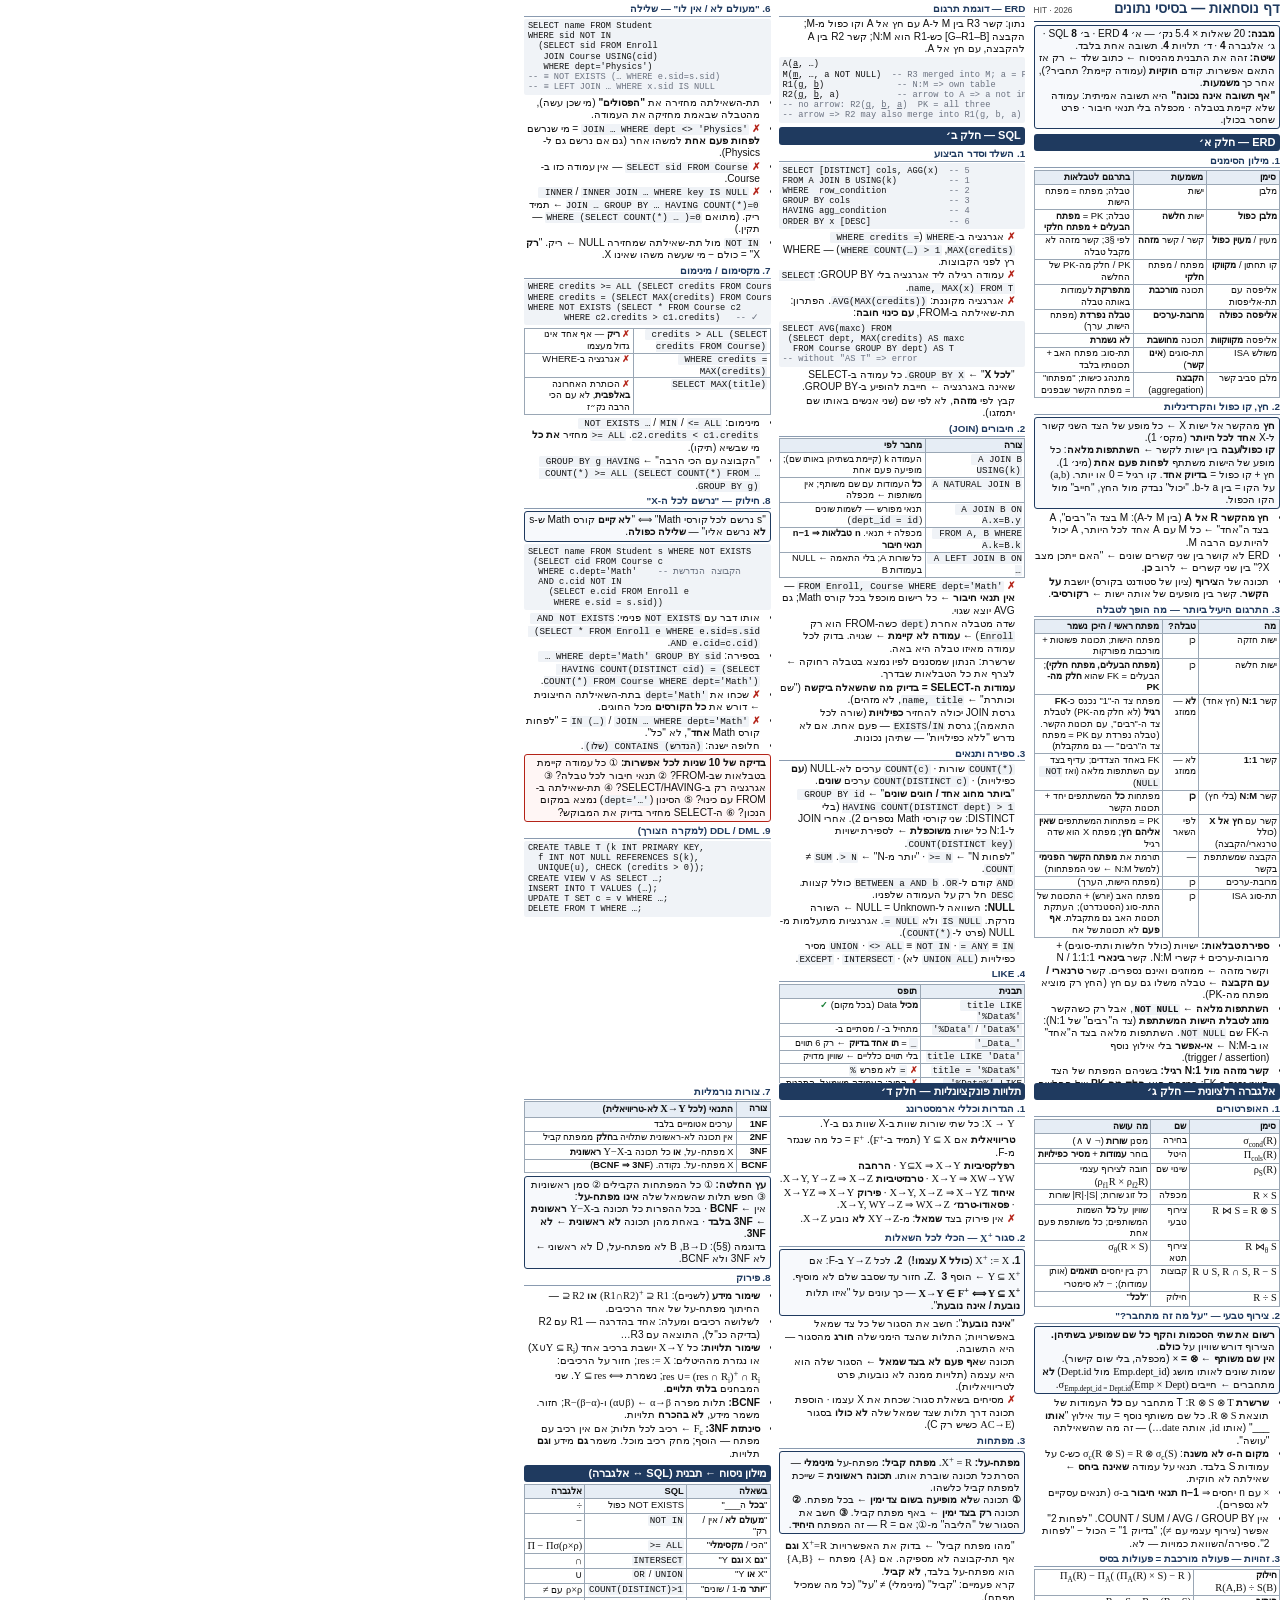
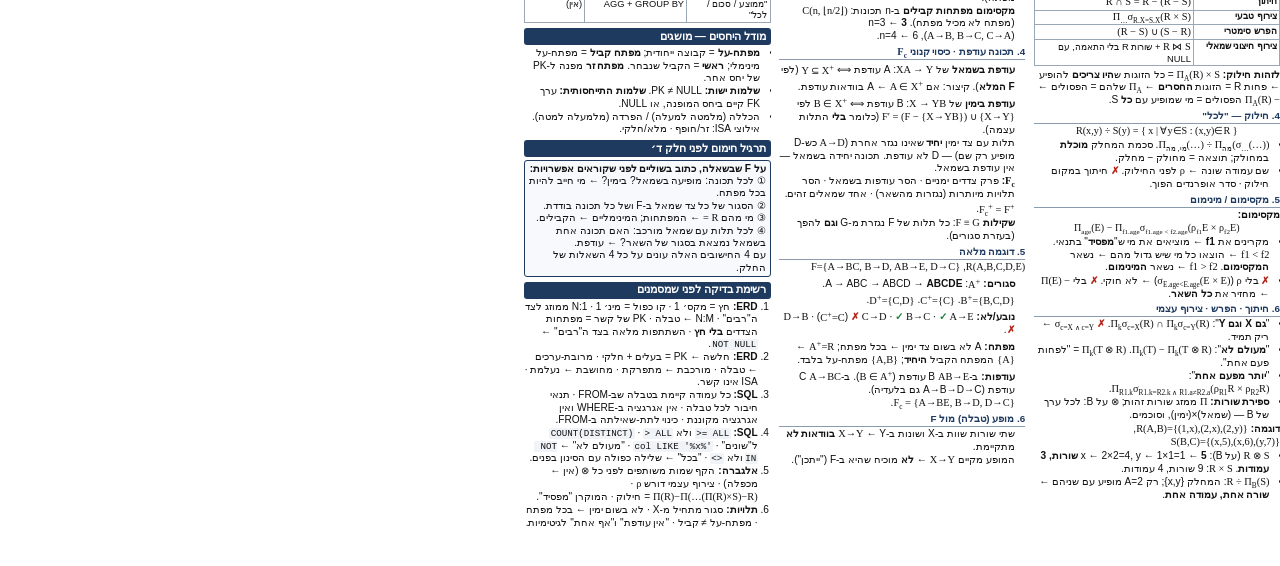
<file: docs/formula-sheet/index.html>
<!doctype html>
<html lang="he" dir="rtl">
<head>
<meta charset="utf-8">
<title>דף נוסחאות — מערכות בסיסי נתונים</title>
<style>
@page { size: A4; margin: 5mm; }
html, body { margin: 0; padding: 0; background: #fff; color: #111; }
body { font-family: Arial, "Noto Sans Hebrew", sans-serif; font-size: 7.6pt; line-height: 1.22; direction: rtl; }
.page { width: 200mm; height: 286.5mm; display: flex; gap: 2.2mm; overflow: hidden; }
.page.first { page-break-after: always; }
.col { flex: 1 1 0; min-width: 0; overflow: hidden; }
h1 { font-size: 10.5pt; margin: 0 0 0.6mm; color: #1f3a5f; }
h2 { font-size: 8.3pt; margin: 1.2mm 0 0.6mm; padding: 0.5mm 1.2mm; background: #1f3a5f; color: #fff; border-radius: 0.8mm; }
h2:first-child { margin-top: 0; }
h3 { font-size: 7.4pt; margin: 0.9mm 0 0.3mm; padding-bottom: 0.2mm; border-bottom: 0.35pt solid #8a9bb0; color: #1f3a5f; }
p { margin: 0 0 0.45mm; }
ul { margin: 0 0 0.4mm; padding: 0 2.8mm 0 0; }
ol { margin: 0 0 0.4mm; padding: 0 3.4mm 0 0; }
li { margin: 0 0 0.25mm; }
table { border-collapse: collapse; width: 100%; font-size: 7pt; margin: 0.4mm 0 0.6mm; }
th, td { border: 0.3pt solid #9aa7b5; padding: 0.25mm 0.7mm; vertical-align: top; text-align: right; }
th { background: #e6edf5; font-weight: bold; }
code, .en { font-family: Consolas, "Courier New", monospace; font-size: 6.9pt; direction: ltr; unicode-bidi: isolate; background: #f0f3f7; padding: 0 0.35mm; border-radius: 0.4mm; white-space: pre-wrap; }
.nw { white-space: nowrap; }
.en { font-family: Arial, sans-serif; font-size: inherit; background: none; padding: 0; white-space: nowrap; }
pre { direction: ltr; text-align: left; font-family: Consolas, "Courier New", monospace; font-size: 6.5pt; line-height: 1.18; background: #f0f3f7; padding: 0.6mm 1mm; margin: 0.4mm 0 0.6mm; border-radius: 0.6mm; white-space: pre; overflow: hidden; }
pre .c { color: #6b7280; }
.f { font-family: "Cambria Math", Cambria, "Segoe UI Symbol", serif; font-size: 7.8pt; direction: ltr; unicode-bidi: isolate; white-space: nowrap; }
.fb { display: block; text-align: center; margin: 0.3mm 0 0.5mm; font-size: 7.6pt; white-space: normal; }
sub { font-size: 70%; line-height: 0; }
.box { border: 0.45pt solid #1f3a5f; border-radius: 0.8mm; padding: 0.5mm 1mm; margin: 0.5mm 0 0.7mm; background: #f7f9fc; }
.warn { border-color: #b42318; background: #fff6f5; }
.ok { color: #1a7f37; font-weight: bold; }
.bad { color: #b42318; font-weight: bold; }
.hdr { display: flex; justify-content: space-between; align-items: baseline; border-bottom: 0.6pt solid #1f3a5f; padding-bottom: 0.4mm; margin-bottom: 0.8mm; }
.hdr small { font-size: 6.3pt; color: #444; }
.tight td { padding: 0.15mm 0.6mm; }
</style>
</head>
<body>

<!-- ============================ PAGE 1 ============================ -->
<div class="page first">

<!-- ---------- column 1: header + ERD ---------- -->
<div class="col" data-name="p1-col1">
<div class="hdr"><h1>דף נוסחאות — בסיסי נתונים</h1><small>HIT · 2026</small></div>

<div class="box">
<b>מבנה:</b> 20 שאלות × 5.4 נק׳ — א׳ ERD <b>4</b> · ב׳ SQL <b>8</b> · ג׳ אלגברה <b>4</b> · ד׳ תלויות <b>4</b>. תשובה אחת בלבד.<br>
<b>שיטה:</b> זהה את התבנית מהניסוח ← כתוב שלד ← רק אז התאם אפשרות. קודם <b>חוקיות</b> (עמודה קיימת? תחביר?), אחר כך <b>משמעות</b>.<br>
<b>"אף תשובה אינה נכונה"</b> היא תשובה אמיתית: עמודה שלא קיימת בטבלה · מכפלה בלי תנאי חיבור · פרט שחסר בכולן.
</div>

<h2>ERD — חלק א׳</h2>
<h3>1. מילון הסימנים</h3>
<table class="tight">
<tr><th>סימן</th><th>משמעות</th><th>בתרגום לטבלאות</th></tr>
<tr><td>מלבן</td><td>ישות</td><td>טבלה; מפתח = מפתח הישות</td></tr>
<tr><td><b>מלבן כפול</b></td><td>ישות <b>חלשה</b></td><td>טבלה; PK = <b>מפתח הבעלים + מפתח חלקי</b></td></tr>
<tr><td>מעוין / <b>מעוין כפול</b></td><td>קשר / קשר <b>מזהה</b></td><td>לפי §3; קשר מזהה לא מקבל טבלה</td></tr>
<tr><td>קו תחתון / <b>מקווקו</b></td><td>מפתח / מפתח <b>חלקי</b></td><td>PK / חלק מה-PK של החלשה</td></tr>
<tr><td>אליפסה עם תת-אליפסות</td><td>תכונה <b>מורכבת</b></td><td><b>מתפרקת</b> לעמודות באותה טבלה</td></tr>
<tr><td><b>אליפסה כפולה</b></td><td><b>מרובת-ערכים</b></td><td><b>טבלה נפרדת</b> (מפתח הישות, ערך)</td></tr>
<tr><td>אליפסה <b>מקווקוות</b></td><td>תכונה <b>מחושבת</b></td><td><b>לא נשמרת</b></td></tr>
<tr><td>משולש <span class="en">ISA</span>&rlm;</td><td>תת-סוגים (<b>אינו קשר</b>)</td><td>תת-סוג: מפתח האב + תכונותיו בלבד</td></tr>
<tr><td>מלבן סביב קשר</td><td><b>הקבצה</b> (aggregation)</td><td>מתנהג כישות; "מפתחו" = מפתח הקשר שבפנים</td></tr>
</table>

<h3>2. חץ, קו כפול והקרדינליות</h3>
<div class="box">
<b>חץ</b> מהקשר אל ישות X ← כל מופע של הצד השני קשור ל-X <b>אחד לכל היותר</b> (מקס׳ 1).<br>
<b>קו כפול/עבה</b> בין ישות לקשר ← <b>השתתפות מלאה</b>: כל מופע של הישות משתתף <b>לפחות פעם אחת</b> (מינ׳ 1).<br>
חץ + קו כפול = <b>בדיוק אחד</b>. קו רגיל = 0 או יותר. <span class="f">(a,b)</span>&rlm; על הקו = בין a ל-b. "יכול" נבדק מול החץ, "חייב" מול הקו הכפול.
</div>
<ul>
<li><b>חץ מהקשר R אל A</b> (בין M ל-A): M בצד ה"רבים", A בצד ה"אחד" ← כל M עם A אחד לכל היותר, A יכול להיות עם הרבה M.</li>
<li>ERD לא קושר בין שני קשרים שונים ← "האם ייתכן מצב X?" בין שני קשרים ← לרוב <b>כן</b>.</li>
<li>תכונה של ה<b>צירוף</b> (ציון של סטודנט בקורס) יושבת <b>על הקשר</b>. קשר בין מופעים של אותה ישות ← <b>רקורסיבי</b>.</li>
</ul>

<h3>3. התרגום היעיל ביותר — מה הופך לטבלה</h3>
<table class="tight">
<tr><th>מה</th><th>טבלה?</th><th>מפתח ראשי / היכן נשמר</th></tr>
<tr><td>ישות חזקה</td><td>כן</td><td>מפתח הישות; תכונות פשוטות + מורכבות מפורקות</td></tr>
<tr><td>ישות חלשה</td><td>כן</td><td><b>(מפתח הבעלים, מפתח חלקי)</b>; הבעלים = FK שהוא <b>חלק מה-PK</b></td></tr>
<tr><td>קשר <b>1:N</b> (חץ אחד)</td><td><b>לא</b> — ממוזג</td><td>מפתח צד ה-"1" נכנס כ-<b>FK רגיל</b> (לא חלק מה-PK) לטבלת צד ה-"רבים", עם תכונות הקשר. (טבלה נפרדת עם PK = מפתח צד ה"רבים" — גם מתקבלת)</td></tr>
<tr><td>קשר <b>1:1</b></td><td>לא — ממוזג</td><td>FK באחד הצדדים; עדיף בצד עם השתתפות מלאה (ואז <code>NOT NULL</code>&rlm;)</td></tr>
<tr><td>קשר <b>N:M</b> (בלי חץ)</td><td><b>כן</b></td><td>מפתחות <b>כל</b> המשתתפים יחד + תכונות הקשר</td></tr>
<tr><td>קשר עם <b>חץ אל X</b> (כולל טרנארי/הקבצה)</td><td>לפי השאר</td><td>PK = מפתחות המשתתפים <b>שאין אליהם חץ</b>; מפתח X הוא שדה רגיל</td></tr>
<tr><td>הקבצה שמשתתפת בקשר</td><td>—</td><td>תורמת את <b>מפתח הקשר הפנימי</b> (למשל N:M ← שני המפתחות)</td></tr>
<tr><td>מרובת-ערכים</td><td>כן</td><td>(מפתח הישות, הערך)</td></tr>
<tr><td>תת-סוג <span class="en">ISA</span>&rlm;</td><td>כן</td><td>מפתח האב (יורש) + התכונות של התת-סוג (הסטנדרט); העתקת תכונות האב גם מתקבלת. <b>אף פעם</b> לא תכונות של אח</td></tr>
</table>
<ul>
<li><b>ספירת טבלאות:</b> ישויות (כולל חלשות ותתי-סוגים) + מרובות-ערכים + קשרי N:M. קשר <b>בינארי</b> 1:N / 1:1 וקשר מזהה ← ממוזגים ואינם נספרים. קשר <b>טרנארי / עם הקבצה</b> ← טבלה משלו גם עם חץ (החץ רק מוציא מפתח מה-PK).</li>
<li><b>השתתפות מלאה ← <code>NOT NULL</code>&rlm;</b>, אבל רק כשהקשר <b>מוזג לטבלת הישות המשתתפת</b> (צד ה"רבים" של 1:N): ה-FK שם <code>NOT NULL</code>&rlm;. השתתפות מלאה בצד ה"אחד" או ב-N:M ← <b>אי-אפשר</b> בלי אילוץ נוסף (<span class="en">trigger / assertion</span>&rlm;).</li>
<li><b>קשר מזהה מול 1:N רגיל:</b> בשניהם המפתח של הצד השני נכנס כ-FK; במזהה הוא <b>חלק מה-PK</b> של החלשה, ברגיל הוא <b>שדה רגיל מחוץ ל-PK</b>.</li>
</ul>


</div>

<!-- ---------- column 2: SQL basics ---------- -->
<div class="col" data-name="p1-col2">
<h3>ERD — דוגמת תרגום</h3>
<p>נתון: קשר <span class="en">R3</span>&rlm; בין <span class="en">M</span>&rlm; ל-<span class="en">A</span>&rlm; עם חץ אל <span class="en">A</span>&rlm; וקו כפול מ-<span class="en">M</span>&rlm;; הקבצה <span class="en">[G–R1–B]</span>&rlm; כש-<span class="en">R1</span>&rlm; הוא N:M; קשר <span class="en">R2</span>&rlm; בין <span class="en">A</span>&rlm; להקבצה, עם חץ אל <span class="en">A</span>&rlm;.</p>
<pre>A(<u>a</u>, …)
M(<u>m</u>, …, a NOT NULL)  <span class="c">-- R3 merged into M; a = FK</span>
R1(<u>g</u>, <u>b</u>)              <span class="c">-- N:M =&gt; own table</span>
R2(<u>g</u>, <u>b</u>, a)           <span class="c">-- arrow to A =&gt; a not in PK</span>
<span class="c">-- no arrow: R2(<u>g</u>, <u>b</u>, <u>a</u>)  PK = all three</span>
<span class="c">-- arrow =&gt; R2 may also merge into R1(g, b, a)</span></pre>
<h2>SQL — חלק ב׳</h2>
<h3>1. השלד וסדר הביצוע</h3>
<pre>SELECT [DISTINCT] cols, AGG(x)  <span class="c">-- 5</span>
FROM A JOIN B USING(k)          <span class="c">-- 1</span>
WHERE  row_condition            <span class="c">-- 2</span>
GROUP BY cols                   <span class="c">-- 3</span>
HAVING agg_condition            <span class="c">-- 4</span>
ORDER BY x [DESC]               <span class="c">-- 6</span></pre>
<ul>
<li><span class="bad">✗</span> אגרגציה ב-<code>WHERE</code>&rlm; (<code>WHERE credits = MAX(credits)</code>&rlm;, <code>WHERE COUNT(…) &gt; 1</code>&rlm;) — WHERE רץ לפני הקבוצות.</li>
<li><span class="bad">✗</span> עמודה רגילה ליד אגרגציה בלי GROUP BY: <code>SELECT name, MAX(x) FROM T</code>&rlm;.</li>
<li><span class="bad">✗</span> אגרגציה מקוננת: <code>AVG(MAX(credits))</code>&rlm;. הפתרון: תת-שאילתה ב-FROM, <b>עם כינוי חובה</b>:</li>
</ul>
<pre>SELECT AVG(maxc) FROM
 (SELECT dept, MAX(credits) AS maxc
  FROM Course GROUP BY dept) AS T
<span class="c">-- without "AS T" =&gt; error</span></pre>
<ul>
<li>"<b>לכל X</b>" ← <code>GROUP BY X</code>&rlm;. כל עמודה ב-SELECT שאינה באגרגציה ← חייבת להופיע ב-GROUP BY.</li>
<li>קבץ לפי <b>מזהה</b>, לא לפי שם (שני אנשים באותו שם יתמזגו).</li>
</ul>

<h3>2. חיבורים (JOIN)</h3>
<table class="tight">
<tr><th>צורה</th><th>מחבר לפי</th></tr>
<tr><td><code>A JOIN B USING(k)</code>&rlm;</td><td>העמודה k (קיימת בשתיהן באותו שם); מופיעה פעם אחת</td></tr>
<tr><td><code>A NATURAL JOIN B</code>&rlm;</td><td><b>כל</b> העמודות עם שם משותף; אין משותפות ← מכפלה</td></tr>
<tr><td><code>A JOIN B ON A.x=B.y</code>&rlm;</td><td>תנאי מפורש — לשמות שונים (<code>dept_id = id</code>&rlm;)</td></tr>
<tr><td><code>FROM A, B WHERE A.k=B.k</code>&rlm;</td><td>מכפלה + תנאי. <b>n טבלאות ⇒ n−1 תנאי חיבור</b></td></tr>
<tr><td><code>A LEFT JOIN B ON …</code>&rlm;</td><td>כל שורות A; בלי התאמה ← NULL בעמודות B</td></tr>
</table>
<ul>
<li><span class="bad">✗</span> <code>FROM Enroll, Course WHERE dept='Math'</code>&rlm; — <b>אין תנאי חיבור</b> ← כל רישום מוכפל בכל קורס Math; גם AVG יוצא שגוי.</li>
<li>שדה מטבלה אחרת (<code>dept</code>&rlm; כשה-FROM הוא רק <code>Enroll</code>&rlm;) ← <b>עמודה לא קיימת</b> ← שגויה. בדוק לכל עמודה מאיזו טבלה היא באה.</li>
<li>שרשרת: הנתון שמסננים לפיו נמצא בטבלה רחוקה ← לצרף את כל הטבלאות שבדרך.</li>
<li><b>עמודות ה-SELECT = בדיוק מה שהשאלה ביקשה</b> ("שם וכותרת" ← <code>name, title</code>&rlm;, לא מזהים).</li>
<li>גרסת JOIN יכולה להחזיר <b>כפילויות</b> (שורה לכל התאמה); גרסת <code>IN</code>&rlm;/<code>EXISTS</code>&rlm; — פעם אחת. אם לא נדרש "ללא כפילויות" — שתיהן נכונות.</li>
</ul>

<h3>3. ספירה ותנאים</h3>
<ul>
<li><code>COUNT(*)</code>&rlm; שורות · <code>COUNT(c)</code>&rlm; ערכים לא-NULL (<b>עם</b> כפילויות) · <code>COUNT(DISTINCT c)</code>&rlm; ערכים <b>שונים</b>.</li>
<li>"<b>ביותר מחוג אחד / חוגים שונים</b>" ← <code>GROUP BY id HAVING COUNT(DISTINCT dept) &gt; 1</code>&rlm; (בלי DISTINCT: שני קורסי Math נספרים 2). אחרי JOIN ל-1:N כל ישות <b>משוכפלת</b> ← לספירת ישויות <code>COUNT(DISTINCT key)</code>&rlm;.</li>
<li>"לפחות N" ← <code>&gt;= N</code>&rlm; · "יותר מ-N" ← <code>&gt; N</code>&rlm;. <code>SUM</code>&rlm; ≠ <code>COUNT</code>&rlm;.</li>
<li><code>AND</code>&rlm; קודם ל-<code>OR</code>&rlm;. <code>BETWEEN a AND b</code>&rlm; כולל קצוות. <code>DESC</code>&rlm; חל רק על העמודה שלפניו.</li>
<li><b>NULL:</b> השוואה ל-NULL = Unknown ← השורה נזרקת. <code>IS NULL</code>&rlm; ולא <code>= NULL</code>&rlm;. אגרגציות מתעלמות מ-NULL (פרט ל-<code>COUNT(*)</code>&rlm;).</li>
<li><code>IN</code>&rlm; ≡ <code>= ANY</code>&rlm; · <code>NOT IN</code>&rlm; ≡ <code>&lt;&gt; ALL</code>&rlm; · <code>UNION</code>&rlm; מסיר כפילויות (<code>UNION ALL</code>&rlm; לא) · <code>INTERSECT</code>&rlm; · <code>EXCEPT</code>&rlm;.</li>
</ul>

<h3>4. LIKE</h3>
<table class="tight">
<tr><th>תבנית</th><th>תופס</th></tr>
<tr><td><code>title LIKE '%Data%'</code>&rlm;</td><td><b>מכיל</b> Data (בכל מקום) <span class="ok">✓</span></td></tr>
<tr><td><code>'Data%'</code>&rlm; / <code>'%Data'</code>&rlm;</td><td>מתחיל ב- / מסתיים ב-</td></tr>
<tr><td><code>'_Data_'</code>&rlm;</td><td><code>_</code>&rlm; = <b>תו אחד בדיוק</b> ← רק 6 תווים</td></tr>
<tr><td><code>title LIKE 'Data'</code>&rlm;</td><td>בלי תווים כלליים ← שוויון מדויק</td></tr>
<tr><td><code>title = '%Data%'</code>&rlm;</td><td><span class="bad">✗</span> <code>=</code>&rlm; לא מפרש <code>%</code>&rlm;</td></tr>
<tr><td><code>'%Data%' LIKE title</code>&rlm;</td><td><span class="bad">✗</span> הפוך: העמודה משמאל, התבנית מימין</td></tr>
</table>


</div>

<!-- ---------- column 3: SQL patterns ---------- -->
<div class="col" data-name="p1-col3">
<h3>6. "מעולם לא / אין לו" — שלילה</h3>
<pre>SELECT name FROM Student
WHERE sid NOT IN
  (SELECT sid FROM Enroll
   JOIN Course USING(cid)
   WHERE dept='Physics')
<span class="c">-- ≡ NOT EXISTS (… WHERE e.sid=s.sid)</span>
<span class="c">-- ≡ LEFT JOIN … WHERE x.sid IS NULL</span></pre>
<ul>
<li>תת-השאילתה מחזירה את <b>"הפסולים"</b> (מי שכן עשה), מהטבלה שבאמת מחזיקה את העמודה.</li>
<li><span class="bad">✗</span> <code>JOIN … WHERE dept &lt;&gt; 'Physics'</code>&rlm; = מי שנרשם <b>לפחות פעם אחת</b> למשהו אחר (גם אם נרשם גם ל-Physics).</li>
<li><span class="bad">✗</span> <code>SELECT sid FROM Course</code>&rlm; — אין עמודה כזו ב-Course.</li>
<li><span class="bad">✗</span> <code>INNER JOIN … WHERE key IS NULL</code>&rlm; / <code>INNER JOIN … GROUP BY … HAVING COUNT(*)=0</code>&rlm; ← תמיד ריק. (מתואם <code>WHERE (SELECT COUNT(*) … )=0</code>&rlm; — תקין.)</li>
<li><code>NOT IN</code>&rlm; מול תת-שאילתה שמחזירה NULL ← ריק. "<b>רק</b> X" = כולם − מי שעשה משהו שאינו X.</li>
</ul>

<h3>7. מקסימום / מינימום</h3>
<pre>WHERE credits &gt;= ALL (SELECT credits FROM Course)  <span class="c">-- ✓</span>
WHERE credits = (SELECT MAX(credits) FROM Course)  <span class="c">-- ✓</span>
WHERE NOT EXISTS (SELECT * FROM Course c2
       WHERE c2.credits &gt; c1.credits)   <span class="c">-- ✓</span></pre>
<table class="tight">
<tr><td><code>credits &gt; ALL (SELECT credits FROM Course)</code>&rlm;</td><td><span class="bad">✗</span> <b>ריק</b> — אף אחד אינו גדול מעצמו</td></tr>
<tr><td><code>WHERE credits = MAX(credits)</code>&rlm;</td><td><span class="bad">✗</span> אגרגציה ב-WHERE</td></tr>
<tr><td><code>SELECT MAX(title)</code>&rlm;</td><td><span class="bad">✗</span> הכותרת האחרונה <b>באלפבית</b>, לא עם הכי הרבה נק״ז</td></tr>
</table>
<ul>
<li>מינימום: <code>&lt;= ALL</code>&rlm; / <code>MIN</code>&rlm; / <code>NOT EXISTS … c2.credits &lt; c1.credits</code>&rlm;. <code>&gt;= ALL</code>&rlm; מחזיר <b>את כל</b> מי שבשיא (תיקו).</li>
<li>"הקבוצה עם הכי הרבה" ← <code>GROUP BY g HAVING COUNT(*) &gt;= ALL (SELECT COUNT(*) FROM … GROUP BY g)</code>&rlm;.</li>
</ul>

<h3>8. חילוק — "נרשם ל<b>כל</b> ה-X"</h3>
<div class="box">"s נרשם לכל קורסי Math" ⟺ "<b>לא קיים</b> קורס Math ש-s <b>לא</b> נרשם אליו" — <b>שלילה כפולה</b>.</div>
<pre>SELECT name FROM Student s WHERE NOT EXISTS
 (SELECT cid FROM Course c
  WHERE c.dept='Math'    <span class="c">-- הקבוצה הנדרשת</span>
  AND c.cid NOT IN
    (SELECT e.cid FROM Enroll e
     WHERE e.sid = s.sid))</pre>
<ul>
<li>אותו דבר עם <code>NOT EXISTS</code>&rlm; פנימי: <code>AND NOT EXISTS (SELECT * FROM Enroll e WHERE e.sid=s.sid AND e.cid=c.cid)</code>&rlm;.</li>
<li>בספירה: <code>… WHERE dept='Math' GROUP BY sid HAVING COUNT(DISTINCT cid) = (SELECT COUNT(*) FROM Course WHERE dept='Math')</code>&rlm;.</li>
</ul>
<ul>
<li><span class="bad">✗</span> שכחו את <code>dept='Math'</code>&rlm; בתת-השאילתה החיצונית ← דורש את <b>כל הקורסים</b> מכל החוגים.</li>
<li><span class="bad">✗</span> <code>JOIN … WHERE dept='Math'</code>&rlm; / <code>IN (…)</code>&rlm; = "לפחות קורס Math <b>אחד</b>", לא "כל".</li>
<li>חלופה ישנה: <code>(שלו) CONTAINS (הנדרש)</code>&rlm;.</li>
</ul>

<div class="box warn"><b>בדיקה של 10 שניות לכל אפשרות:</b> ① כל עמודה קיימת בטבלאות שב-FROM? ② תנאי חיבור לכל טבלה? ③ אגרגציה רק ב-SELECT/HAVING? ④ תת-שאילתה ב-FROM עם כינוי? ⑤ הסינון (<code>dept='…'</code>&rlm;) נמצא במקום הנכון? ⑥ ה-SELECT מחזיר בדיוק את המבוקש?</div>


<h3>9. DDL / DML (למקרה הצורך)</h3>
<pre>CREATE TABLE T (k INT PRIMARY KEY,
  f INT NOT NULL REFERENCES S(k),
  UNIQUE(u), CHECK (credits &gt; 0));
CREATE VIEW V AS SELECT …;
INSERT INTO T VALUES (…);
UPDATE T SET c = v WHERE …;
DELETE FROM T WHERE …;</pre>
</div>
</div>

<!-- ============================ PAGE 2 ============================ -->
<div class="page">

<!-- ---------- column 1: Relational algebra ---------- -->
<div class="col" data-name="p2-col1">
<h2>אלגברה רלציונית — חלק ג׳</h2>
<h3>1. האופרטורים</h3>
<table class="tight">
<tr><th>סימן</th><th>שם</th><th>מה עושה</th></tr>
<tr><td><span class="f">σ<sub>cond</sub>(R)</span>&rlm;</td><td>בחירה</td><td>מסנן <b>שורות</b> (<span class="f">∧ ∨ ¬</span>&rlm;)</td></tr>
<tr><td><span class="f">Π<sub>cols</sub>(R)</span>&rlm;</td><td>היטל</td><td>בוחר <b>עמודות</b> + <b>מסיר כפילויות</b></td></tr>
<tr><td><span class="f">ρ<sub>S</sub>(R)</span>&rlm;</td><td>שינוי שם</td><td>חובה לצירוף עצמי (<span class="f">ρ<sub>f1</sub>R × ρ<sub>f2</sub>R</span>&rlm;)</td></tr>
<tr><td><span class="f">R × S</span>&rlm;</td><td>מכפלה</td><td>כל זוג שורות; |R|·|S| שורות</td></tr>
<tr><td><span class="f">R ⊗ S</span>&rlm; = <span class="f">R ⋈ S</span>&rlm;</td><td>צירוף טבעי</td><td>שוויון על <b>כל</b> השמות המשותפים; כל משותפת פעם אחת</td></tr>
<tr><td><span class="f">R ⋈<sub>θ</sub> S</span>&rlm;</td><td>צירוף תטא</td><td><span class="f">σ<sub>θ</sub>(R × S)</span>&rlm;</td></tr>
<tr><td><span class="f">R ∪ S, R ∩ S, R − S</span>&rlm;</td><td>קבוצות</td><td>רק בין יחסים <b>תואמים</b> (אותן עמודות); <span class="f">−</span>&rlm; לא סימטרי</td></tr>
<tr><td><span class="f">R ÷ S</span>&rlm;</td><td>חילוק</td><td>"<b>לכל</b>"</td></tr>
</table>

<h3>2. צירוף טבעי — "על מה זה מתחבר?"</h3>
<div class="box">
<b>רשום את שתי הסכמות והקף כל שם שמופיע בשתיהן.</b> הצירוף דורש שוויון על <b>כולם</b>.<br>
<b>אין שם משותף ← <span class="f">⊗</span>&rlm; = <span class="f">×</span>&rlm;</b> (מכפלה, בלי שום קישור). שמות שונים לאותו מושג (<span class="f">Emp.dept_id</span>&rlm; מול <span class="f">Dept.id</span>&rlm;) <b>לא</b> מתחברים ← חייבים <span class="f">σ<sub>Emp.dept_id = Dept.id</sub>(Emp × Dept)</span>&rlm;.
</div>
<ul>
<li><b>שרשרת</b> <span class="f">R ⊗ S ⊗ T</span>&rlm;: T מתחבר עם <b>כל</b> העמודות של תוצאת <span class="f">R ⊗ S</span>&rlm;. כל שם משותף נוסף = עוד אילוץ "<b>אותו</b> ___" (אותו <span class="f">id</span>&rlm;, אותה <span class="f">date</span>&rlm;…) — זה מה שהשאילתה "עושה".</li>
<li><b>מקום ה-<span class="f">σ</span>&rlm; לא משנה</b>: <span class="f">σ<sub>c</sub>(R ⊗ S) = R ⊗ σ<sub>c</sub>(S)</span>&rlm; כש-c על עמודות S בלבד. תנאי על עמודה <b>שאינה ביחס</b> ← שאילתה לא חוקית.</li>
<li><span class="f">×</span>&rlm; עם n יחסים ⇒ <b>n−1 תנאי חיבור</b> ב-<span class="f">σ</span>&rlm; (תנאים עסקיים לא נספרים).</li>
<li>אין COUNT / SUM / AVG / GROUP BY. "לפחות 2" אפשר (צירוף עצמי עם <span class="f">≠</span>&rlm;); "בדיוק 1" = הכול − "לפחות 2". ספירה/השוואת כמויות — לא.</li>
</ul>

<h3>3. זהויות — פעולה מורכבת = פעולות בסיס</h3>
<table class="tight">
<tr><td><b>חילוק</b> <span class="f">R(A,B) ÷ S(B)</span>&rlm;</td><td><span class="f">Π<sub>A</sub>(R) − Π<sub>A</sub>( (Π<sub>A</sub>(R) × S) − R )</span>&rlm;</td></tr>
<tr><td><b>חיתוך</b></td><td><span class="f">R ∩ S = R − (R − S)</span>&rlm;</td></tr>
<tr><td><b>צירוף טבעי</b></td><td><span class="f">Π<sub>…</sub>σ<sub>R.X=S.X</sub>(R × S)</span>&rlm;</td></tr>
<tr><td><b>הפרש סימטרי</b></td><td><span class="f">(R − S) ∪ (S − R)</span>&rlm;</td></tr>
<tr><td><b>צירוף חיצוני שמאלי</b></td><td><span class="f">R ⋈ S</span>&rlm; + שורות R בלי התאמה, עם NULL</td></tr>
</table>
<p><b>לזהות חילוק:</b> <span class="f">Π<sub>A</sub>(R) × S</span>&rlm; = כל הזוגות ש<b>היו צריכים</b> להופיע ← פחות R = הזוגות <b>החסרים</b> ← <span class="f">Π<sub>A</sub></span>&rlm; שלהם = הפסולים ← <span class="f">Π<sub>A</sub>(R) −</span>&rlm; הפסולים = מי שמופיע עם <b>כל</b> S.</p>

<h3>4. חילוק — "לכל"</h3>
<p><span class="f fb">R(x,y) ÷ S(y) = { x | ∀y∈S : (x,y)∈R }</span></p>
<ul>
<li><span class="f">Π<sub>מי, מה</sub>(…) ÷ Π<sub>מה</sub>(σ<sub>…</sub>(…))</span>&rlm;. סכמת המחלק <b>מוכלת</b> במחולק; תוצאה = מחולק − מחלק.</li>
<li>שם עמודה שונה ← <span class="f">ρ</span>&rlm; לפני החילוק. <span class="bad">✗</span> חיתוך במקום חילוק · סדר אופרנדים הפוך.</li>
</ul>

<h3>5. מקסימום / מינימום</h3>
<p><b>מקסימום:</b> <span class="f fb">Π<sub>age</sub>(E) − Π<sub>f1.age</sub>σ<sub>f1.age &lt; f2.age</sub>(ρ<sub>f1</sub>E × ρ<sub>f2</sub>E)</span></p>
<ul>
<li>מקרינים את <b>f1</b> ← מוציאים את מי ש"<b>מפסיד</b>" בתנאי. <span class="f">f1 &lt; f2</span>&rlm; ← הוצאו כל מי שיש גדול מהם ← נשאר <b>המקסימום</b>. <span class="f">f1 &gt; f2</span>&rlm; ← נשאר <b>המינימום</b>.</li>
<li><span class="bad">✗</span> בלי <span class="f">ρ</span>&rlm; (<span class="f">σ<sub>E.age&lt;E.age</sub>(E × E)</span>&rlm;) ← לא חוקי. <span class="bad">✗</span> בלי <span class="f">Π(E) −</span>&rlm; ← מחזיר את <b>כל השאר</b>.</li>
</ul>

<h3>6. חיתוך · הפרש · צירוף עצמי</h3>
<ul>
<li>"<b>גם X וגם Y</b>": <span class="f">Π<sub>k</sub>σ<sub>c=X</sub>(R) ∩ Π<sub>k</sub>σ<sub>c=Y</sub>(R)</span>&rlm;. <span class="bad">✗</span> <span class="f">σ<sub>c=X ∧ c=Y</sub></span>&rlm; ← ריק תמיד.</li>
<li>"<b>מעולם לא</b>": <span class="f">Π<sub>k</sub>(T) − Π<sub>k</sub>(T ⊗ R)</span>&rlm;. <span class="f">Π<sub>k</sub>(T ⊗ R)</span>&rlm; = "לפחות פעם אחת".</li>
<li>"<b>יותר מפעם אחת</b>": <span class="f">Π<sub>R1.k</sub>σ<sub>R1.k=R2.k ∧ R1.a≠R2.a</sub>(ρ<sub>R1</sub>R × ρ<sub>R2</sub>R)</span>&rlm;.</li>
<li><b>ספירת שורות:</b> <span class="f">Π</span>&rlm; ממזג שורות זהות; <span class="f">⊗</span>&rlm; על B: לכל ערך של B — (שמאל)×(ימין), וסוכמים.</li>
</ul>
<p><b>דוגמה:</b> <span class="f">R(A,B)={(1,x),(2,x),(2,y)}</span>&rlm;, <span class="f">S(B,C)={(x,5),(x,6),(y,7)}</span>&rlm;</p>
<ul>
<li><span class="f">R ⊗ S</span>&rlm; (על B): x ← 2×2=4, y ← 1×1=1 ← <b>5 שורות, 3 עמודות</b>. <span class="f">R × S</span>&rlm;: 9 שורות, 4 עמודות.</li>
<li><span class="f">R ÷ Π<sub>B</sub>(S)</span>&rlm;: המחלק {x,y}; רק A=2 מופיע עם שניהם ← <b>שורה אחת, עמודה אחת</b>.</li>
</ul>
</div>

<!-- ---------- column 2: FD core ---------- -->
<div class="col" data-name="p2-col2">
<h2>תלויות פונקציונליות — חלק ד׳</h2>
<h3>1. הגדרות וכללי ארמסטרונג</h3>
<ul>
<li><span class="f">X → Y</span>&rlm;: כל שתי שורות שוות ב-X שוות גם ב-Y. <b>טריוויאלית</b> אם <span class="f">Y ⊆ X</span>&rlm; (תמיד ב-<span class="f">F<sup>+</sup></span>&rlm;). <span class="f">F<sup>+</sup></span>&rlm; = כל מה שנגזר מ-F.</li>
<li><b>רפלקסיביות</b> <span class="f">Y⊆X ⇒ X→Y</span>&rlm; · <b>הרחבה</b> <span class="f">X→Y ⇒ XW→YW</span>&rlm; · <b>טרנזיטיביות</b> <span class="f">X→Y, Y→Z ⇒ X→Z</span>&rlm;.</li>
<li><b>איחוד</b> <span class="f">X→Y, X→Z ⇒ X→YZ</span>&rlm; · <b>פירוק</b> <span class="f">X→YZ ⇒ X→Y</span>&rlm; · <b>פסאודו-טרנז׳</b> <span class="f">X→Y, WY→Z ⇒ WX→Z</span>&rlm;.</li>
<li><span class="bad">✗</span> אין פירוק בצד <b>שמאל</b>: מ-<span class="f">XY→Z</span>&rlm; <b>לא</b> נובע <span class="f">X→Z</span>&rlm;.</li>
</ul>

<h3>2. סגור <span class="f">X<sup>+</sup></span>&rlm; — הכלי לכל השאלות</h3>
<div class="box">
<b>1.</b> <span class="f">X<sup>+</sup> := X</span>&rlm; (<b>כולל X עצמו!</b>) &nbsp;<b>2.</b> לכל <span class="f">Y→Z</span>&rlm; ב-F: אם <span class="f">Y ⊆ X<sup>+</sup></span>&rlm; ← הוסף Z. &nbsp;<b>3.</b> חזור עד שסבב שלם לא מוסיף.<br>
<b><span class="f">X→Y ∈ F<sup>+</sup> ⟺ Y ⊆ X<sup>+</sup></span>&rlm;</b> — כך עונים על "איזו תלות <b>נובעת / אינה נובעת</b>".
</div>
<ul>
<li>"<b>אינה נובעת</b>": חשב את הסגור של כל צד שמאל באפשרויות; התלות שהצד הימני שלה <b>חורג</b> מהסגור — היא התשובה.</li>
<li>תכונה ש<b>אף פעם לא בצד שמאל</b> ← הסגור שלה הוא היא עצמה (תלויות ממנה לא נובעות, פרט לטריוויאליות).</li>
<li><span class="bad">✗</span> מסיחים בשאלת סגור: שכחת את X עצמו · הוספת תכונה דרך תלות שצד שמאל שלה <b>לא כולו</b> בסגור (<span class="f">AC→E</span>&rlm; כשיש רק C).</li>
</ul>

<h3>3. מפתחות</h3>
<div class="box">
<b>מפתח-על:</b> <span class="f">X<sup>+</sup> = R</span>&rlm;. <b>מפתח קביל:</b> מפתח-על <b>מינימלי</b> — הסרת כל תכונה שוברת אותו. <b>תכונה ראשונית</b> = שייכת למפתח קביל כלשהו.<br>
<b>①</b> תכונה ש<b>לא מופיעה בשום צד ימין</b> ← בכל מפתח. <b>②</b> תכונה <b>רק בצד ימין</b> ← באף מפתח קביל. <b>③</b> חשב את הסגור של "הליבה" מ-①; אם = R — זה המפתח <b>היחיד</b>.
</div>
<ul>
<li>"מהו מפתח קביל" ← בדוק את האפשרויות: <span class="f">X<sup>+</sup>=R</span>&rlm; <b>וגם</b> אף תת-קבוצה לא מספיקה. אם <span class="f">{A}</span>&rlm; מפתח ← <span class="f">{A,B}</span>&rlm; הוא מפתח-על בלבד, <b>לא קביל</b>.</li>
<li>קרא פעמיים: "קביל" (מינימלי) ≠ "על" (כל מה שמכיל מפתח).</li>
<li><b>מקסימום מפתחות קבילים</b> ב-n תכונות: <span class="f">C(n, ⌊n/2⌋)</span>&rlm; (מפתח לא מכיל מפתח). n=3 ← <b>3</b> (<span class="f">A→B, B→C, C→A</span>&rlm;), n=4 ← 6.</li>
</ul>

<h3>4. תכונה עודפת · כיסוי קנוני <span class="f">F<sub>c</sub></span>&rlm;</h3>
<ul>
<li><b>עודפת בשמאל</b> של <span class="f">XA → Y</span>&rlm;: A עודפת ⟺ <span class="f">Y ⊆ X<sup>+</sup></span>&rlm; (לפי <b>F המלא</b>). קיצור: אם <span class="f">A ∈ X<sup>+</sup></span>&rlm; ← A בוודאות עודפת.</li>
<li><b>עודפת בימין</b> של <span class="f">X → YB</span>&rlm;: B עודפת ⟺ <span class="f">B ∈ X<sup>+</sup></span>&rlm; לפי <span class="f">F′ = (F − {X→YB}) ∪ {X→Y}</span>&rlm; (כלומר <b>בלי</b> התלות עצמה).</li>
<li>תלות עם צד ימין <b>יחיד</b> שאינו נגזר אחרת (<span class="f">A→D</span>&rlm; כש-D מופיע רק שם) — D לא עודפת. תכונה יחידה בשמאל — אין עודפת בשמאל.</li>
<li><b><span class="f">F<sub>c</sub></span>&rlm;:</b> פרק צדדים ימניים · הסר עודפות בשמאל · הסר תלויות מיותרות (נגזרות מהשאר) · אחד שמאלים זהים. <span class="f">F<sub>c</sub><sup>+</sup> = F<sup>+</sup></span>&rlm;.</li>
<li><b>שקילות</b> <span class="f">F ≡ G</span>&rlm;: כל תלות של F נגזרת מ-G <b>וגם</b> להפך (בעזרת סגורים).</li>
</ul>

<h3>5. דוגמה מלאה</h3>
<p><span class="f">R(A,B,C,D,E)</span>&rlm;, <span class="f">F={A→BC, B→D, AB→E, D→C}</span>&rlm;</p>
<ul>
<li><b>סגורים:</b> <span class="f">A<sup>+</sup></span>&rlm;: A → ABC → ABCD → <b>ABCDE</b>. <span class="f">B<sup>+</sup>={B,C,D}</span>&rlm;. <span class="f">C<sup>+</sup>={C}</span>&rlm;. <span class="f">D<sup>+</sup>={C,D}</span>&rlm;.</li>
<li><b>נובע/לא:</b> <span class="f">A→E</span>&rlm; <span class="ok">✓</span> · <span class="f">B→C</span>&rlm; <span class="ok">✓</span> · <span class="f">C→D</span>&rlm; <span class="bad">✗</span> (<span class="f">C<sup>+</sup>=C</span>&rlm;) · <span class="f">D→B</span>&rlm; <span class="bad">✗</span>.</li>
<li><b>מפתח:</b> A לא בשום צד ימין ← בכל מפתח; <span class="f">A<sup>+</sup>=R</span>&rlm; ← <span class="f">{A}</span>&rlm; המפתח הקביל <b>היחיד</b>; <span class="f">{A,B}</span>&rlm; מפתח-על בלבד.</li>
<li><b>עודפות:</b> ב-<span class="f">AB→E</span>&rlm; ‏B עודפת (<span class="f">B ∈ A<sup>+</sup></span>&rlm;). ב-<span class="f">A→BC</span>&rlm; ‏C עודפת (A→B→D→C גם בלעדיה).</li>
<li><span class="f">F<sub>c</sub> = {A→BE, B→D, D→C}</span>&rlm;.</li>
</ul>

<h3>6. מופע (טבלה) מול F</h3>
<ul>
<li>שתי שורות שוות ב-X ושונות ב-Y ← <span class="f">X→Y</span>&rlm; <b>בוודאות לא</b> מתקיימת.</li>
<li>המופע מקיים <span class="f">X→Y</span>&rlm; ← <b>לא</b> מוכיח שהיא ב-F ("ייתכן").</li>
</ul>
</div>

<!-- ---------- column 3: normalization + checklist ---------- -->
<div class="col" data-name="p2-col3">
<h3>7. צורות נורמליות</h3>
<table class="tight">
<tr><th>צורה</th><th>התנאי (לכל <span class="f">X→Y</span>&rlm; לא-טריוויאלית)</th></tr>
<tr><td><b>1NF</b></td><td>ערכים אטומיים בלבד</td></tr>
<tr><td><b>2NF</b></td><td>אין תכונה לא-ראשונית שתלויה ב<b>חלק</b> ממפתח קביל</td></tr>
<tr><td><b>3NF</b></td><td>X מפתח-על, <b>או</b> כל תכונה ב-<span class="f">Y−X</span>&rlm; <b>ראשונית</b></td></tr>
<tr><td><b>BCNF</b></td><td>X מפתח-על. נקודה. (<b>BCNF ⇒ 3NF</b>)</td></tr>
</table>
<div class="box">
<b>עץ החלטה:</b> ① כל המפתחות הקבילים ② סמן ראשוניות ③ חפש תלות שהשמאל שלה <b>אינו מפתח-על</b>:<br>
אין ← <b>BCNF</b> · בכל ההפרות כל תכונה ב-<span class="f">Y−X</span>&rlm; <b>ראשונית</b> ← <b>3NF בלבד</b> · באחת מהן תכונה <b>לא ראשונית</b> ← <b>לא 3NF</b>.<br>
בדוגמה (§5): <span class="f">B→D</span>&rlm;, B לא מפתח-על, D לא ראשוני ← לא 3NF ולא BCNF.
</div>

<h3>8. פירוק</h3>
<ul>
<li><b>שימור מידע</b> (לשניים): <span class="f">(R1∩R2)<sup>+</sup> ⊇ R1</span>&rlm; <b>או</b> <span class="f">⊇ R2</span>&rlm; — החיתוך מפתח-על של אחד הרכיבים.</li>
<li>לשלושה רכיבים ומעלה: אחד בהדרגה — R1 עם R2 (בדיקה כנ"ל), התוצאה עם R3…</li>
<li><b>שימור תלויות:</b> כל <span class="f">X→Y</span>&rlm; יושבת ברכיב אחד (<span class="f">X∪Y ⊆ R<sub>i</sub></span>&rlm;) או נגזרת מההיטלים: <span class="f">res := X</span>&rlm;; חזור על הרכיבים: <span class="f">res ∪= (res ∩ R<sub>i</sub>)<sup>+</sup> ∩ R<sub>i</sub></span>&rlm;; נשמרת ⟺ <span class="f">Y ⊆ res</span>&rlm;. שני המבחנים <b>בלתי תלויים</b>.</li>
<li><b>BCNF:</b> תלות מפרה <span class="f">α→β</span>&rlm; ← <span class="f">(α∪β)</span>&rlm; ו-<span class="f">R−(β−α)</span>&rlm;; חזור. משמר מידע, <b>לא בהכרח</b> תלויות.</li>
<li><b>סינתזת 3NF:</b> <span class="f">F<sub>c</sub></span>&rlm; ← רכיב לכל תלות; אם אין רכיב עם מפתח — הוסף; מחק רכיב מוכל. משמר <b>גם</b> מידע <b>וגם</b> תלויות.</li>
</ul>

<h2>מילון ניסוח ← תבנית (SQL ↔ אלגברה)</h2>
<table class="tight">
<tr><th>בשאלה</th><th>SQL</th><th>אלגברה</th></tr>
<tr><td>"<b>בכל</b> ה___"</td><td>NOT EXISTS כפול</td><td><span class="f">÷</span>&rlm;</td></tr>
<tr><td>"<b>מעולם לא</b> / אין / רק"</td><td><code>NOT IN</code>&rlm;</td><td><span class="f">−</span>&rlm;</td></tr>
<tr><td>"הכי / <b>מקסימלי</b>"</td><td><code>&gt;= ALL</code>&rlm;</td><td><span class="f">Π − Πσ(ρ×ρ)</span>&rlm;</td></tr>
<tr><td>"<b>גם</b> X <b>וגם</b> Y"</td><td><code>INTERSECT</code>&rlm;</td><td><span class="f">∩</span>&rlm;</td></tr>
<tr><td>"X <b>או</b> Y"</td><td><code>UNION</code>&rlm; / <code>OR</code>&rlm;</td><td><span class="f">∪</span>&rlm;</td></tr>
<tr><td>"<b>יותר מ</b>-1 / שונים"</td><td><code>COUNT(DISTINCT)&gt;1</code>&rlm;</td><td><span class="f">ρ×ρ</span>&rlm; עם <span class="f">≠</span>&rlm;</td></tr>
<tr><td>"ממוצע / סכום / לכל"</td><td>AGG + GROUP BY</td><td>(אין)</td></tr>
</table>
<h2>מודל היחסים — מושגים</h2>
<ul>
<li><b>מפתח-על</b> = קבוצה ייחודית; <b>מפתח קביל</b> = מפתח-על מינימלי; <b>ראשי</b> = הקביל שנבחר. <b>מפתח זר</b> מפנה ל-PK של יחס אחר.</li>
<li><b>שלמות ישות:</b> PK ≠ NULL. <b>שלמות התייחסותית:</b> ערך FK קיים ביחס המופנה, או NULL.</li>
<li>הכללה (מלמטה למעלה) / הפרדה (מלמעלה למטה). אילוצי ISA: זר/חופף · מלא/חלקי.</li>
</ul>
<h2>תרגיל חימום לפני חלק ד׳</h2>
<div class="box">
<b>על F שבשאלה, כתוב בשוליים לפני שקוראים אפשרויות:</b><br>
① לכל תכונה: מופיעה בשמאל? בימין? ← מי חייב להיות בכל מפתח.<br>
② הסגור של כל צד שמאל ב-F ושל כל תכונה בודדת.<br>
③ מי מהם <span class="f">= R</span>&rlm; ← המפתחות; המינימליים ← הקבילים.<br>
④ לכל תלות עם שמאל מורכב: האם תכונה אחת בשמאל נמצאת בסגור של השאר? ← עודפת.<br>
עם 4 החישובים האלה עונים על כל 4 השאלות של החלק.
</div>

<h2>רשימת בדיקה לפני שמסמנים</h2>
<ol>
<li><b>ERD:</b> חץ = מקס׳ 1 · קו כפול = מינ׳ 1 · 1:N ממוזג לצד ה"רבים" · N:M ← טבלה · PK של קשר = מפתחות הצדדים <b>בלי חץ</b> · השתתפות מלאה בצד ה"רבים" ← <code>NOT NULL</code>&rlm;.</li>
<li><b>ERD:</b> חלשה ← PK = בעלים + חלקי · מרובת-ערכים ← טבלה · מורכבת ← מתפרקת · מחושבת ← נעלמת · <span class="en">ISA</span>&rlm; אינו קשר.</li>
<li><b>SQL:</b> כל עמודה קיימת בטבלה שב-FROM · תנאי חיבור לכל טבלה · אין אגרגציה ב-WHERE ואין אגרגציה מקוננת · כינוי לתת-שאילתה ב-FROM.</li>
<li><b>SQL:</b> <code>&gt;= ALL</code>&rlm; ולא <code>&gt; ALL</code>&rlm; · <code>COUNT(DISTINCT)</code>&rlm; ל"שונים" · <code>col LIKE '%x%'</code>&rlm; · "מעולם לא" ← <code>NOT IN</code>&rlm; ולא <code>&lt;&gt;</code>&rlm; · "בכל" ← שלילה כפולה עם הסינון בפנים.</li>
<li><b>אלגברה:</b> הקף שמות משותפים לפני כל <span class="f">⊗</span>&rlm; (אין ← מכפלה) · צירוף עצמי דורש <span class="f">ρ</span>&rlm; · <span class="f">Π(R)−Π(…(Π(R)×S)−R)</span>&rlm; = חילוק · המוקרן "מפסיד".</li>
<li><b>תלויות:</b> סגור מתחיל מ-X · לא בשום ימין ← בכל מפתח · מפתח-על ≠ קביל · "אין עודפת" ו"אף אחת" לגיטימיות.</li>
</ol>
</div>
</div>

</body>
</html>
</file>
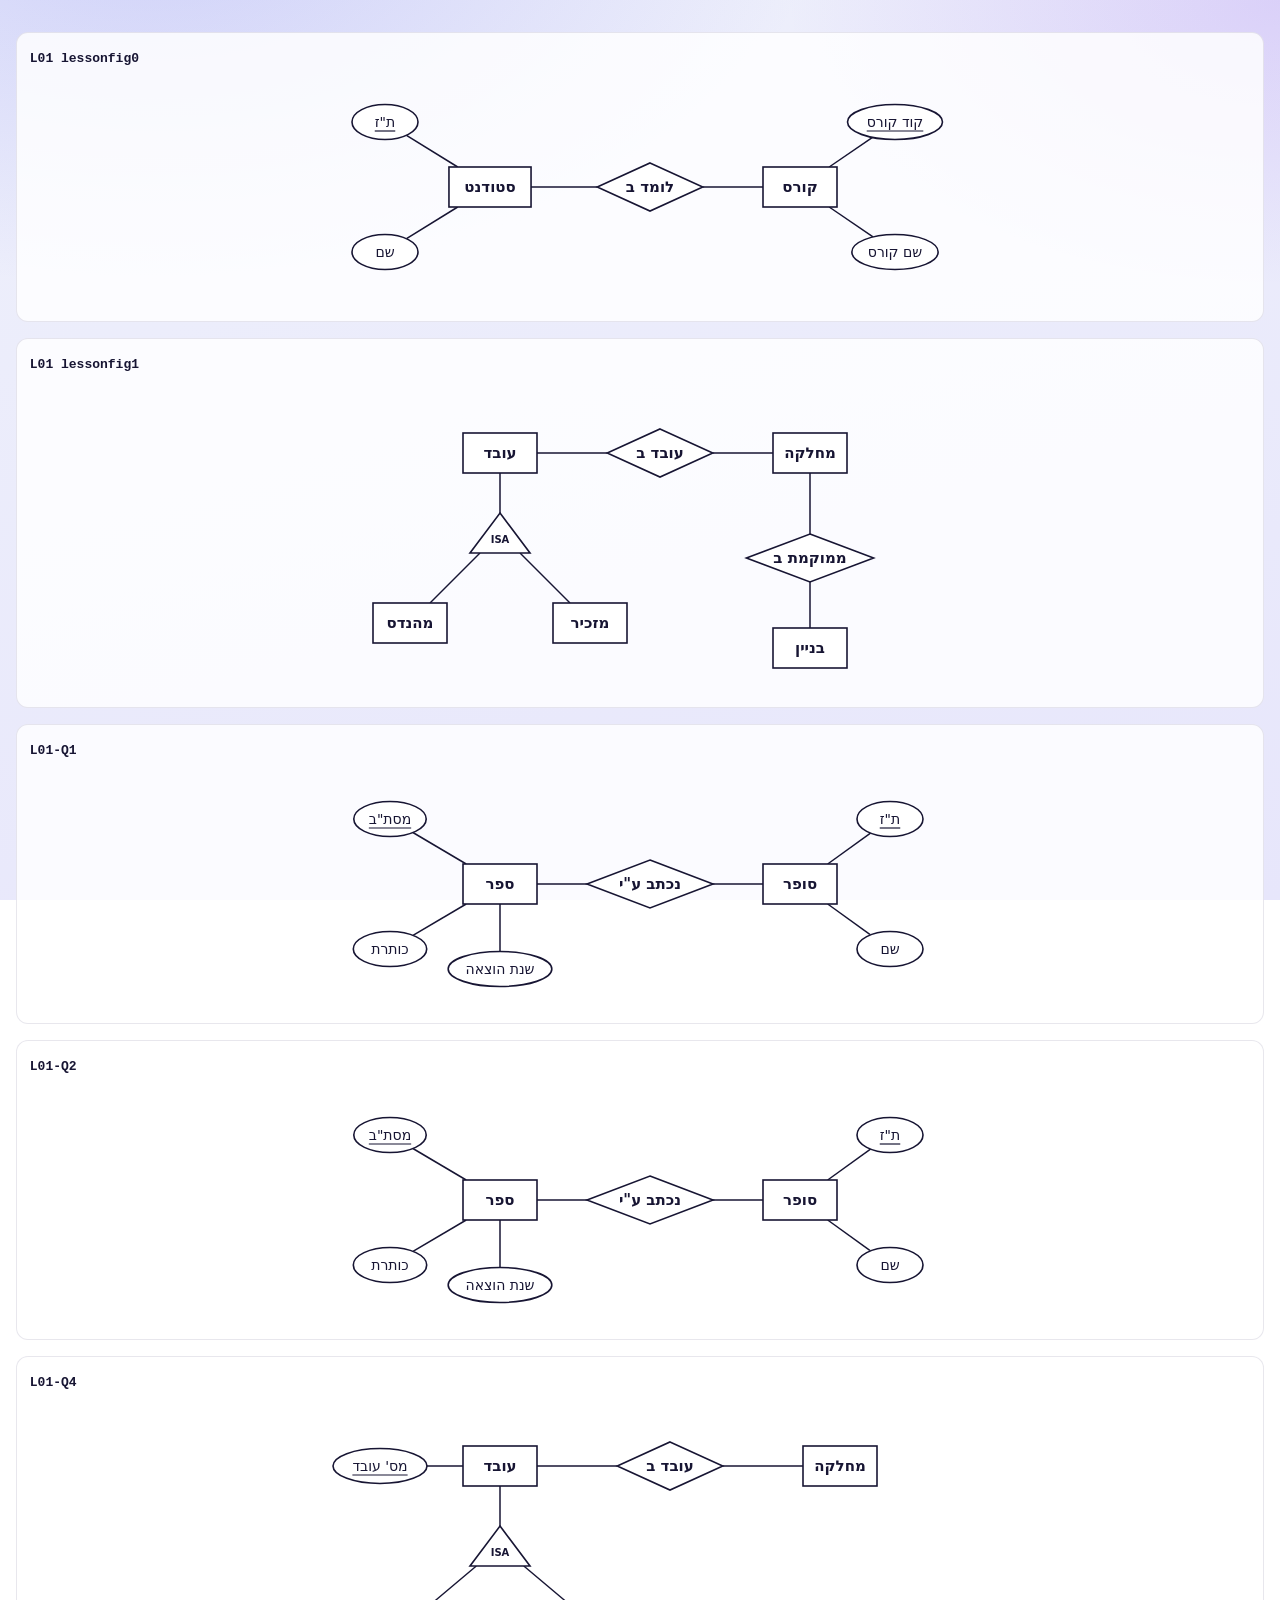
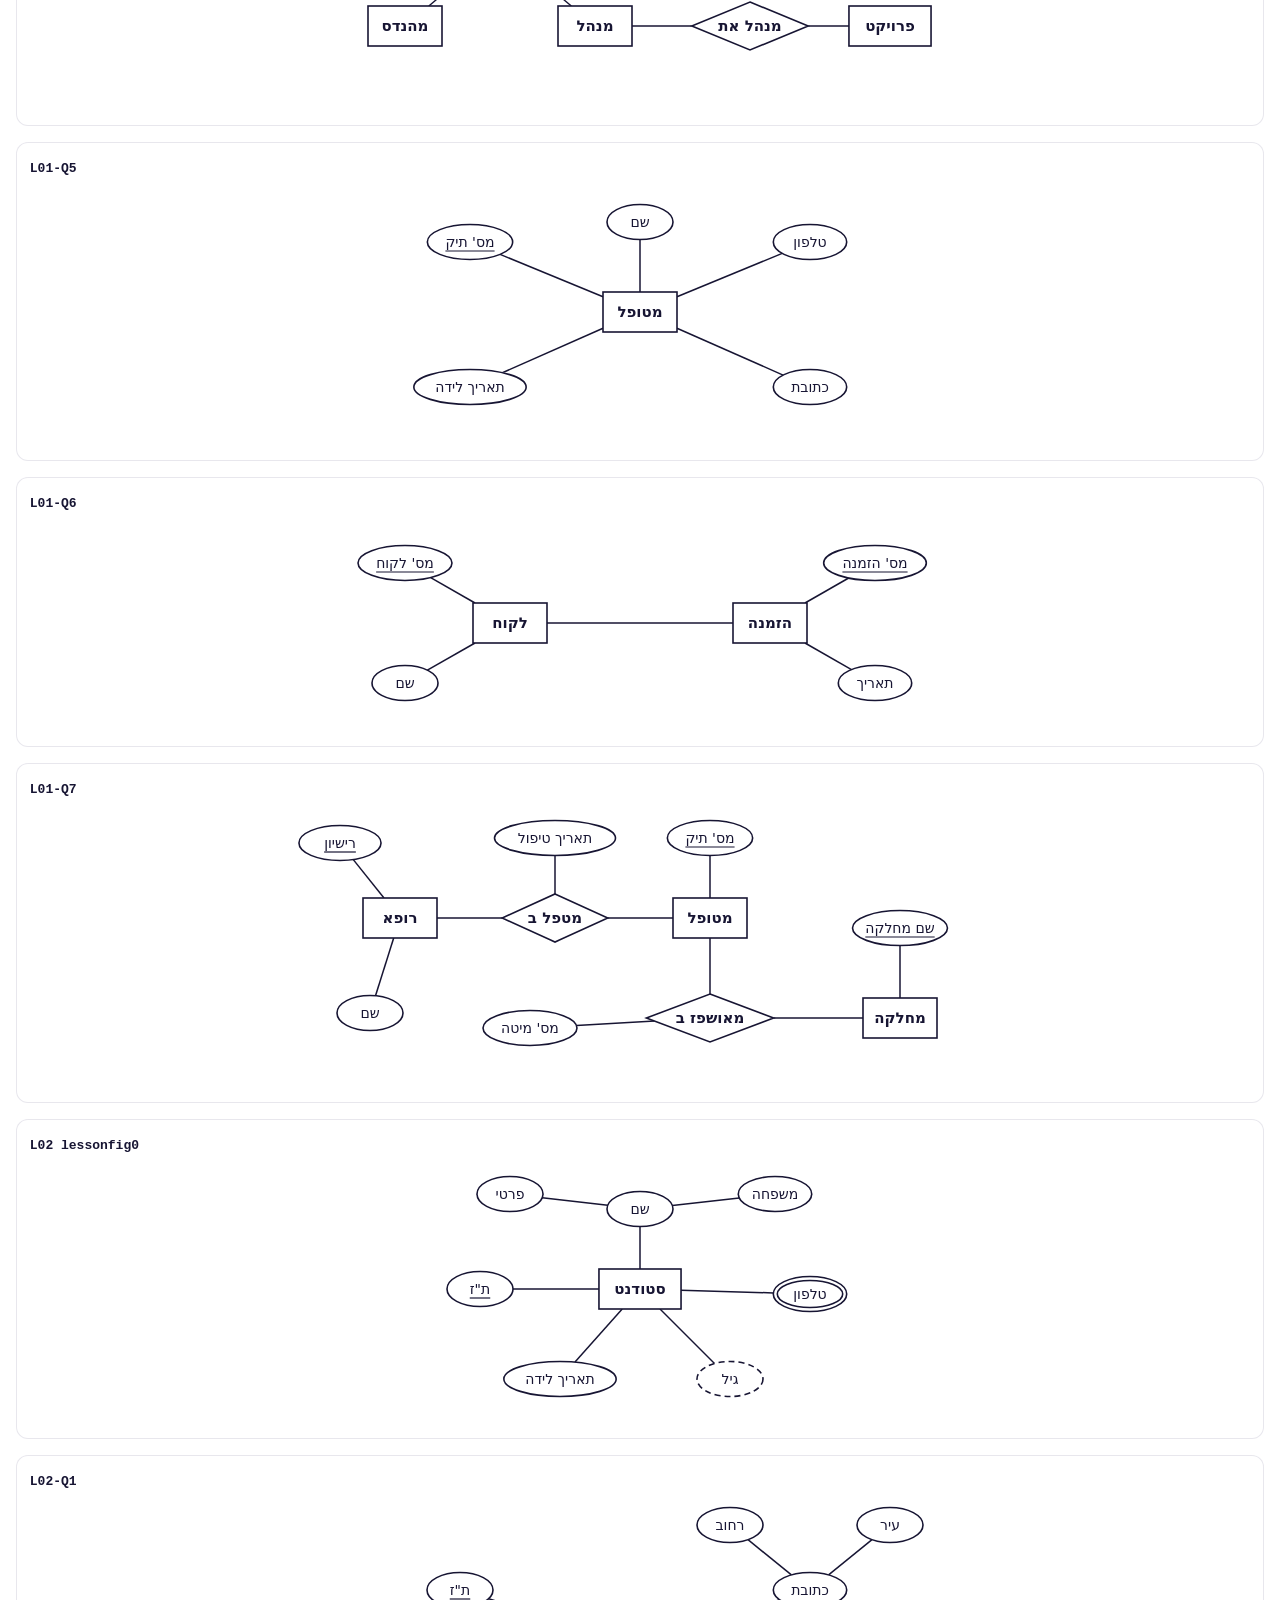
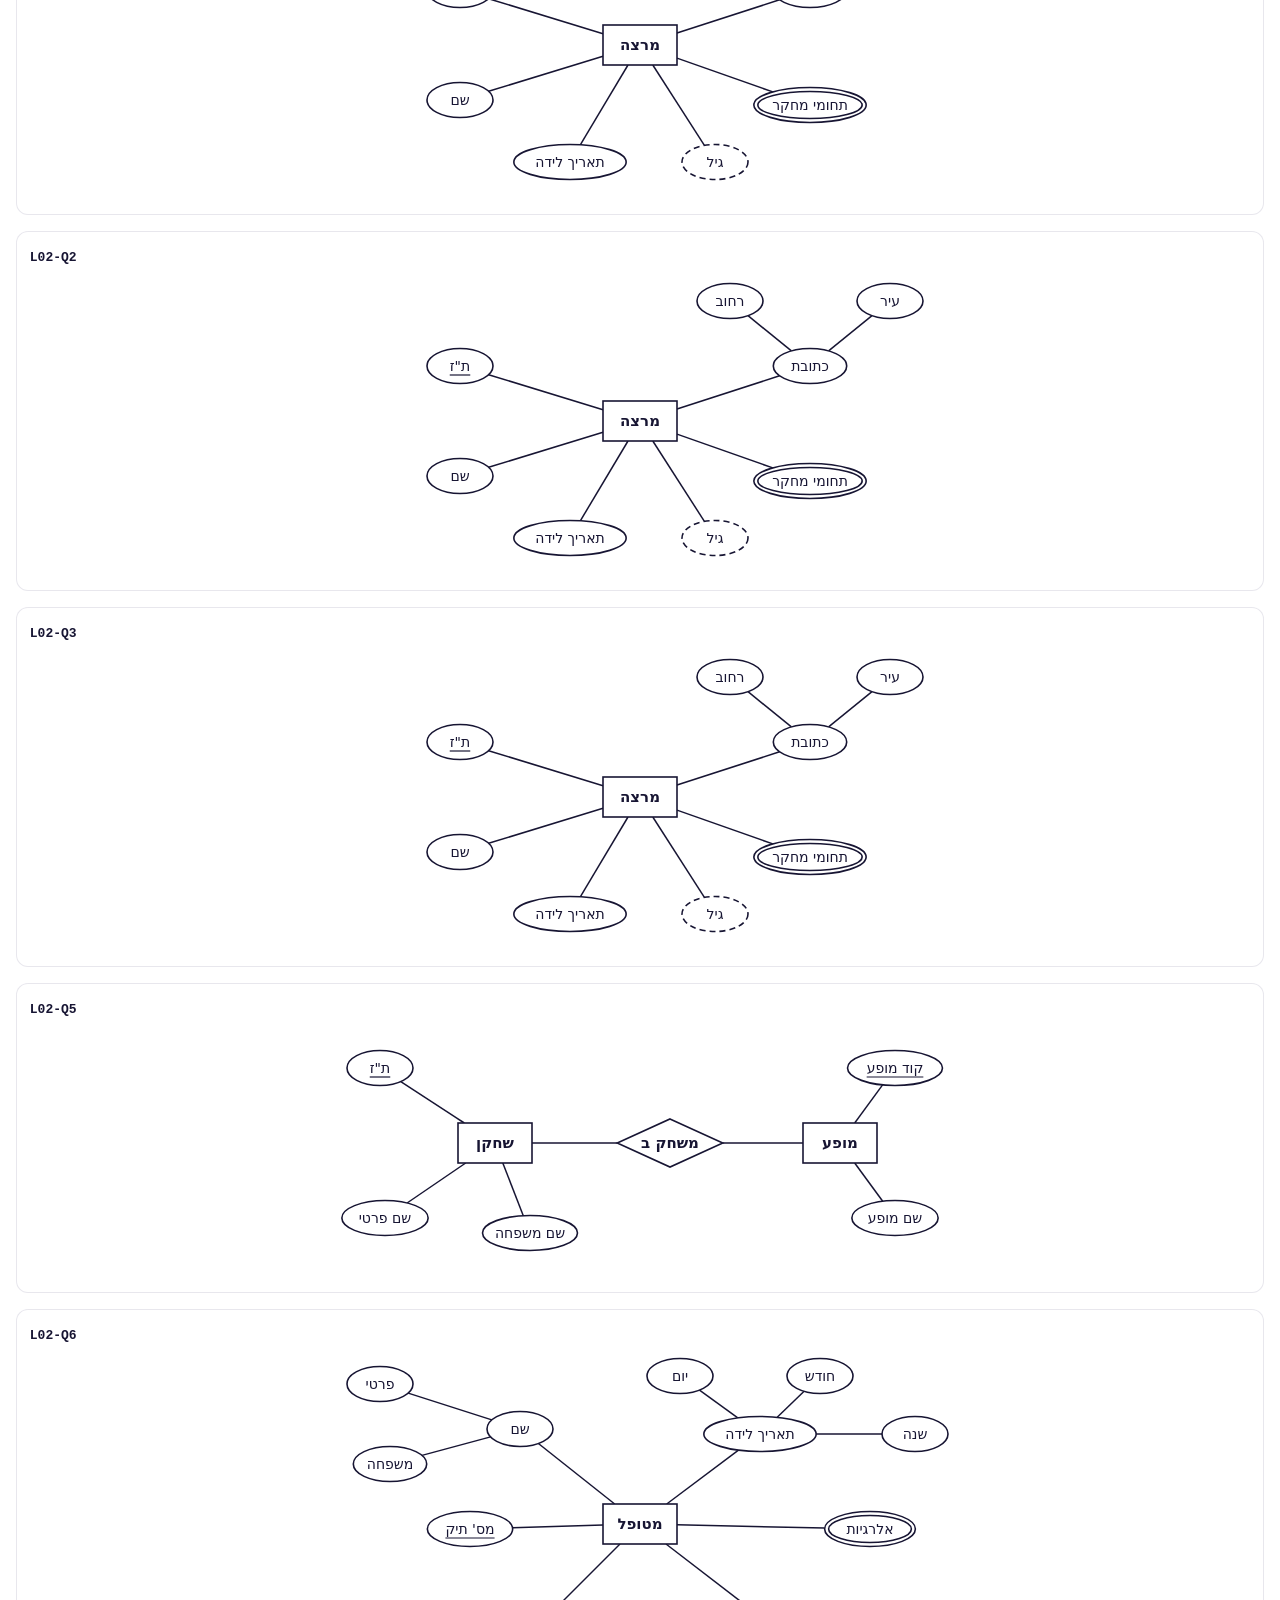
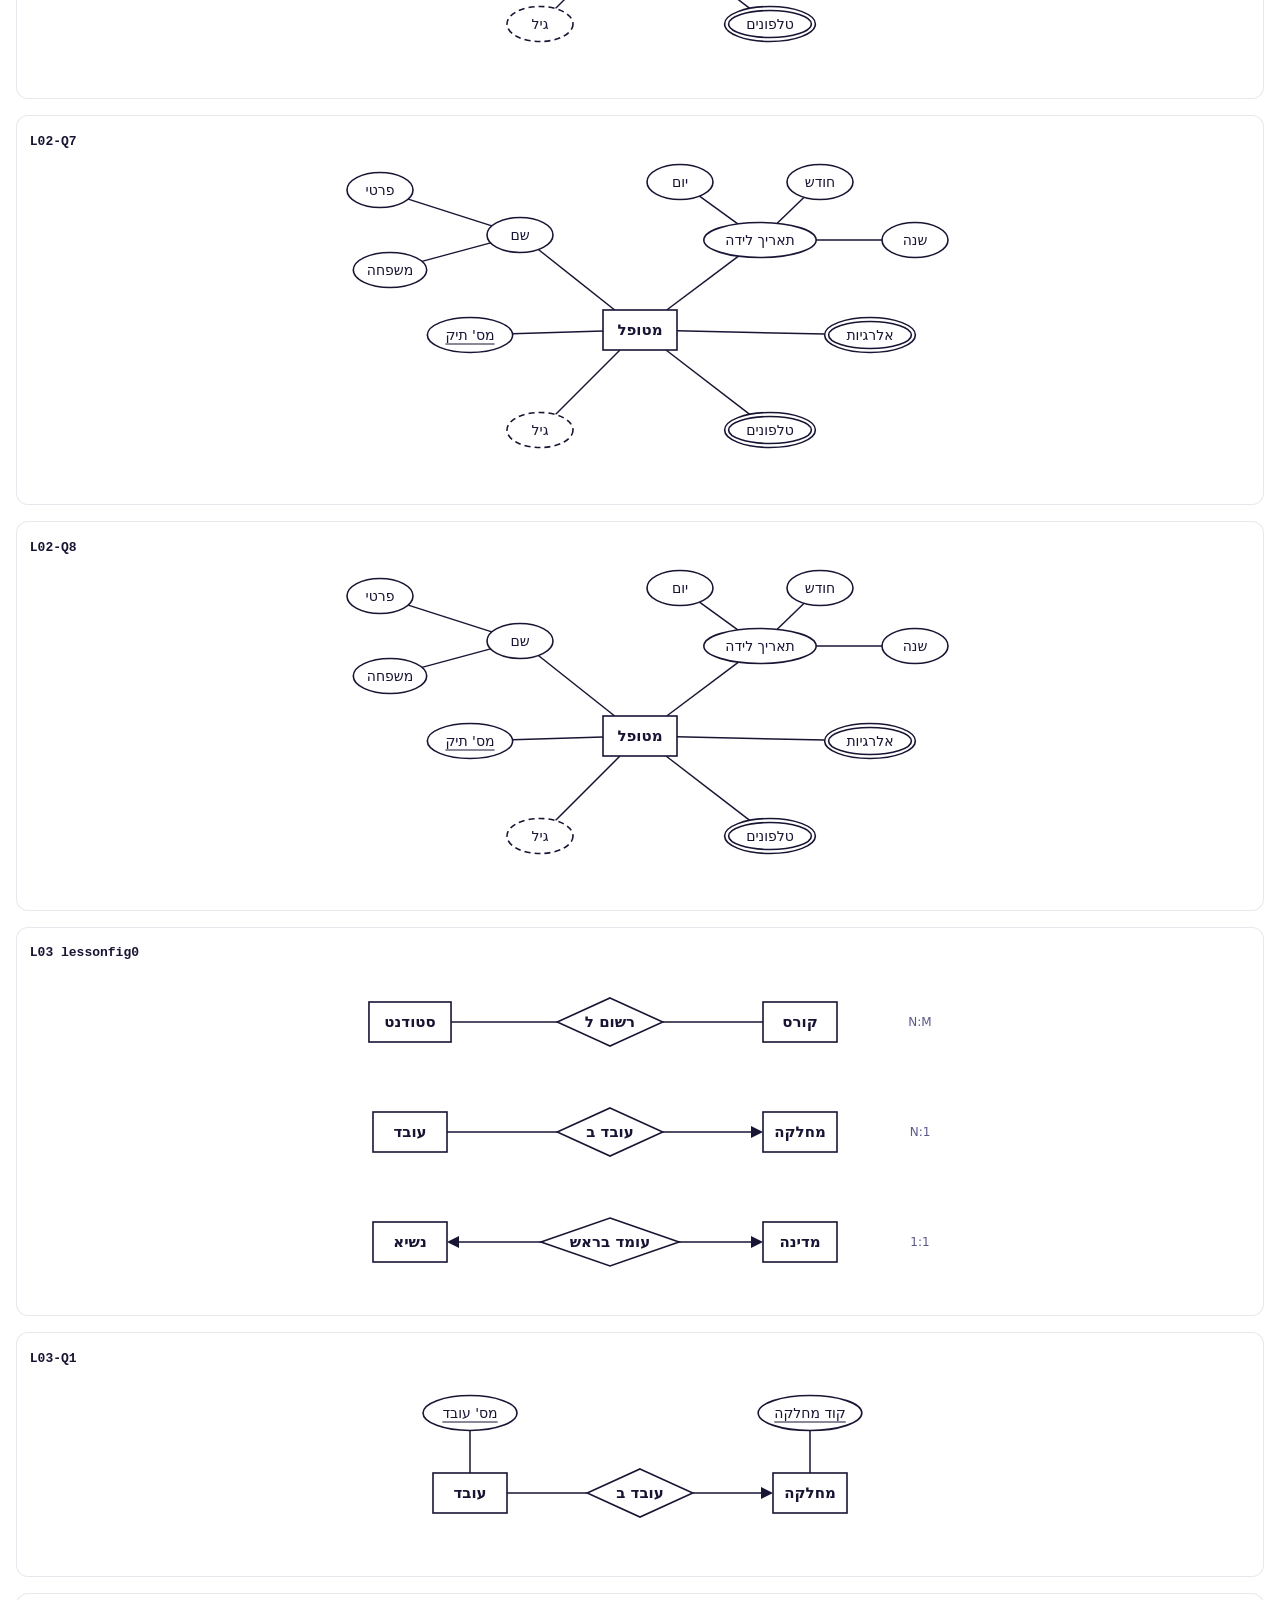
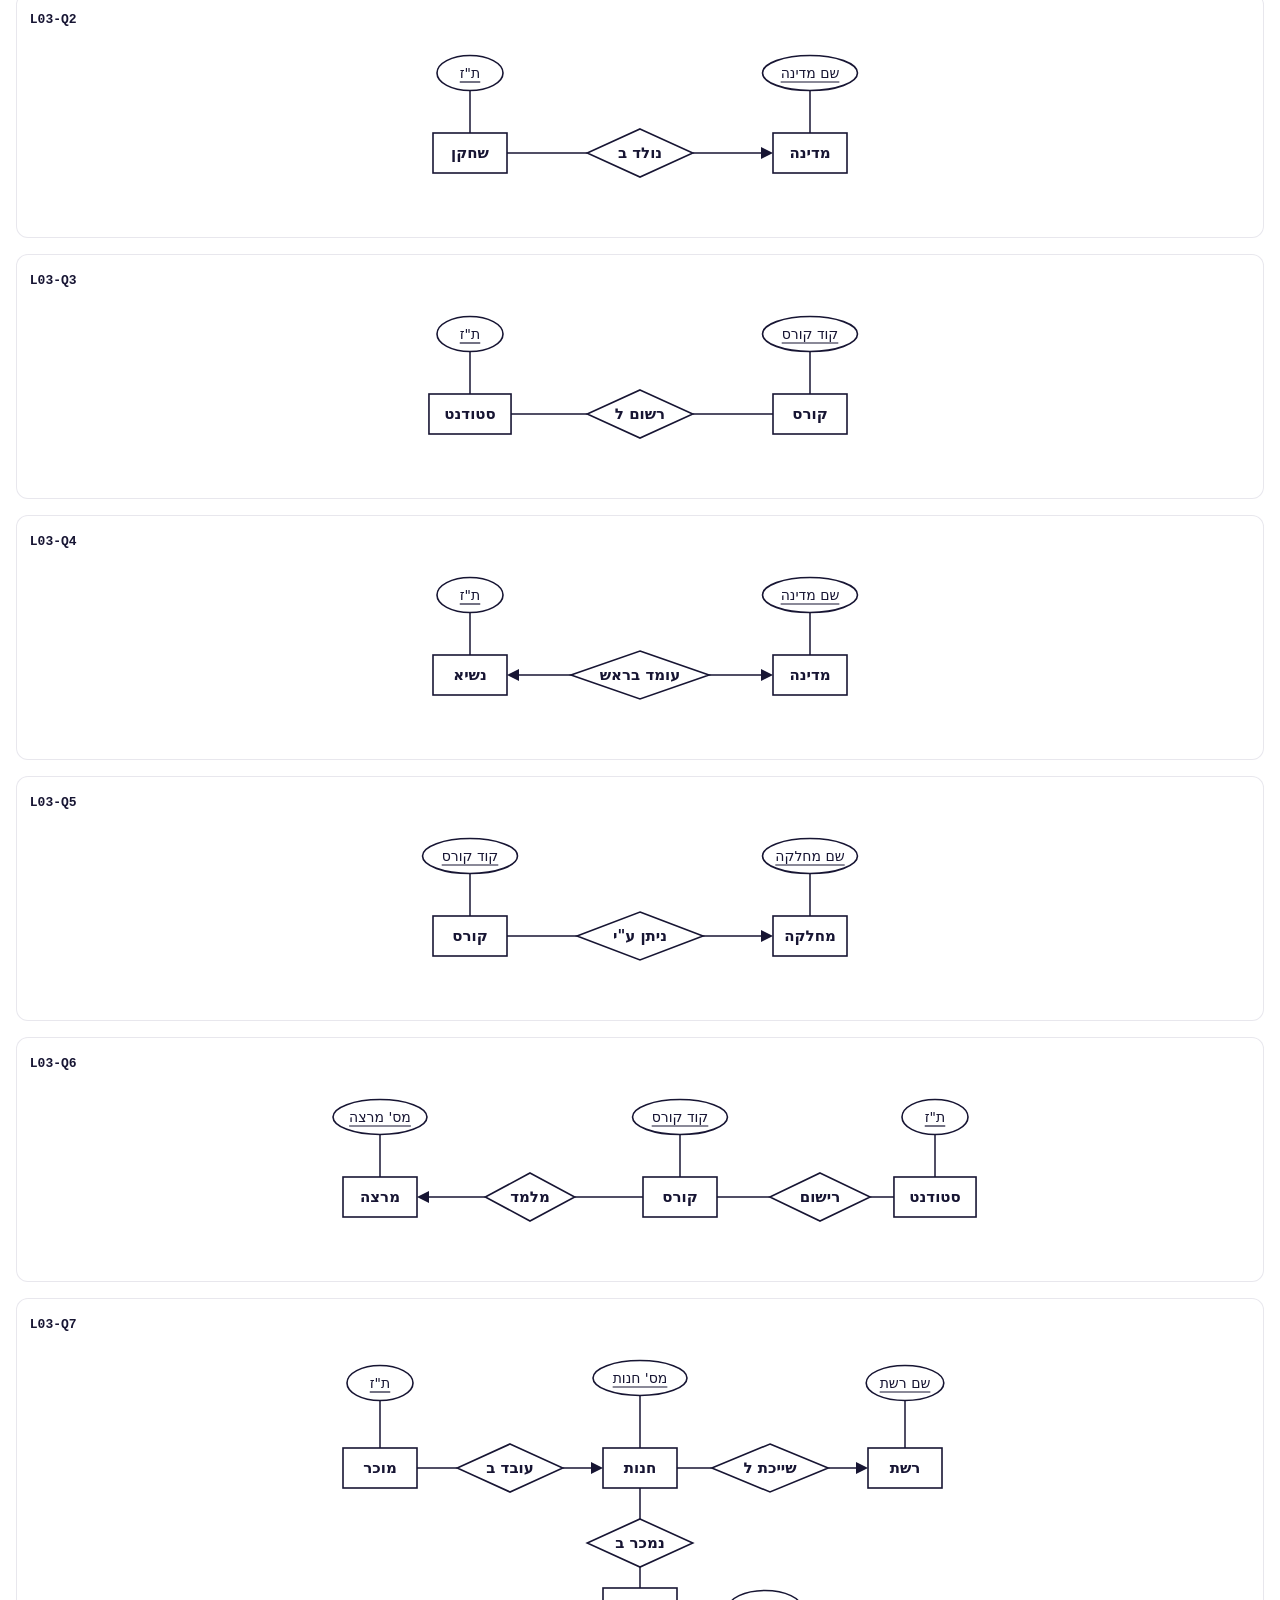
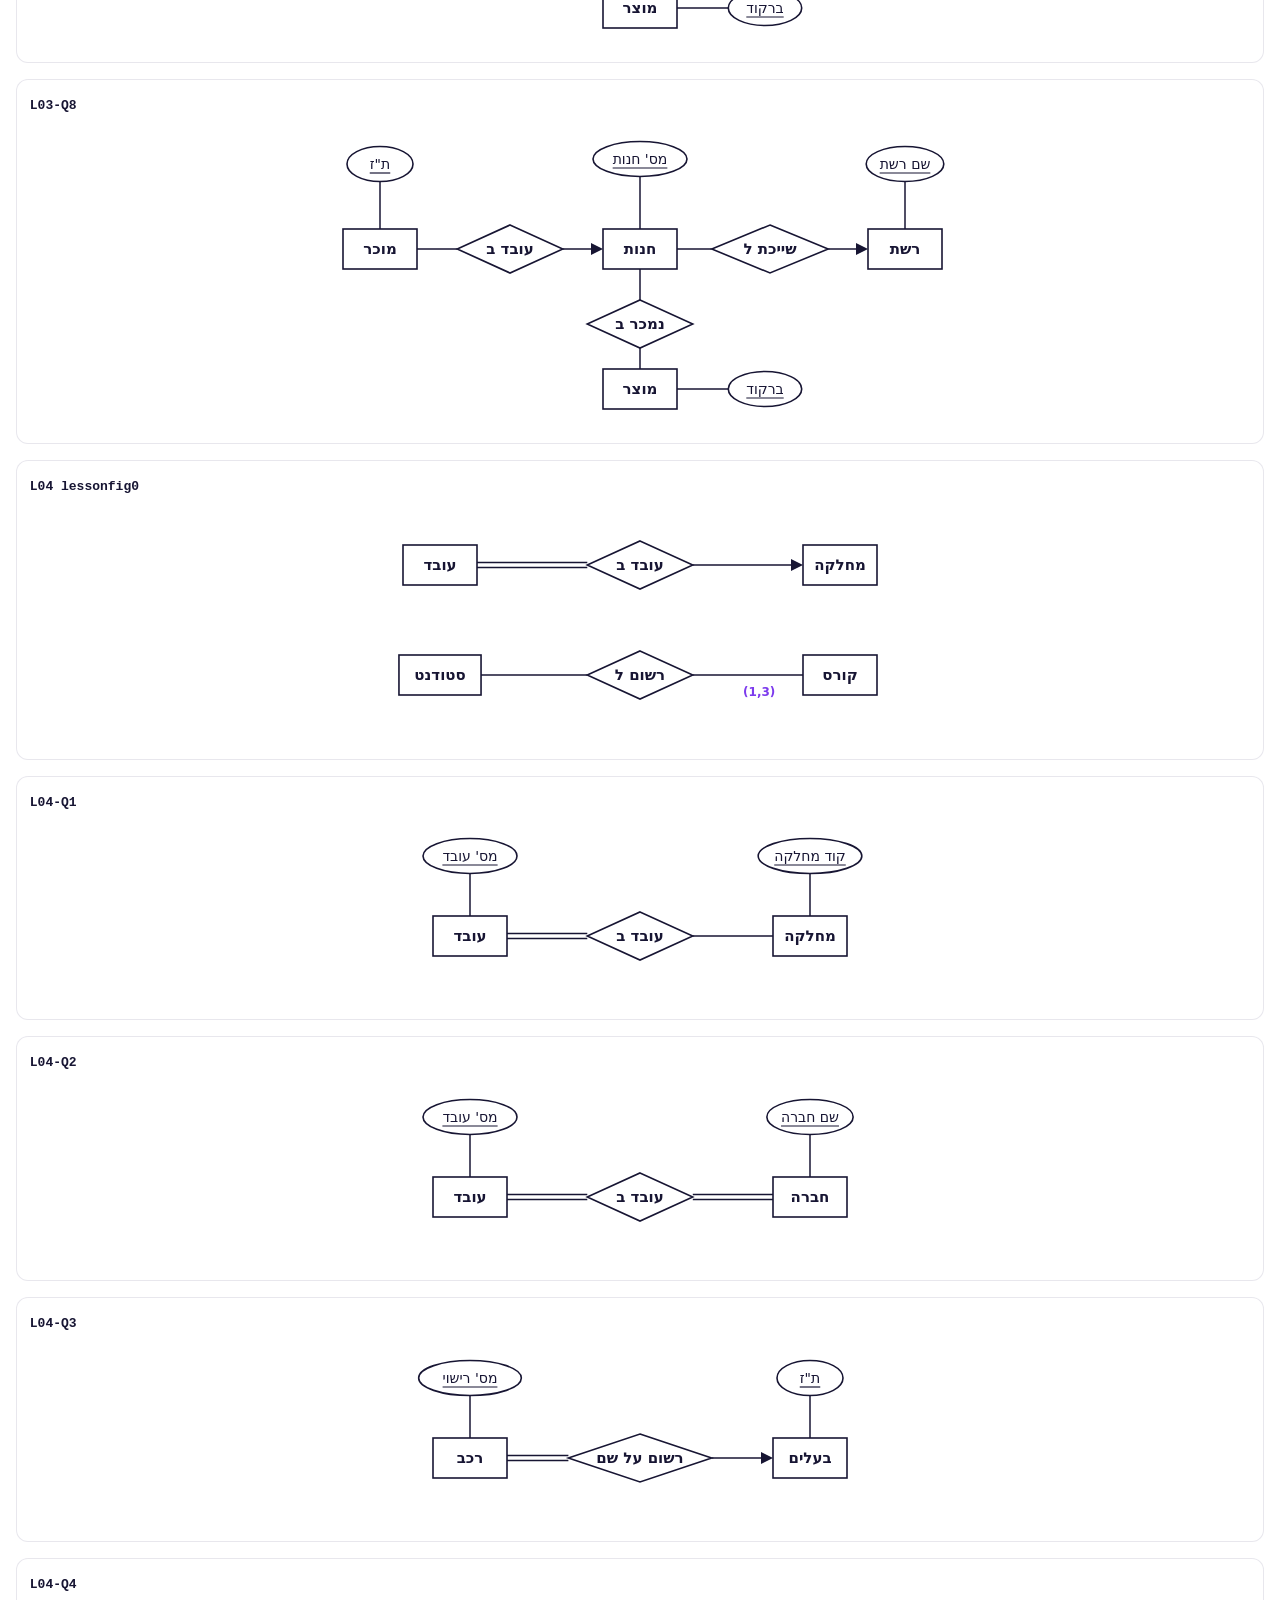
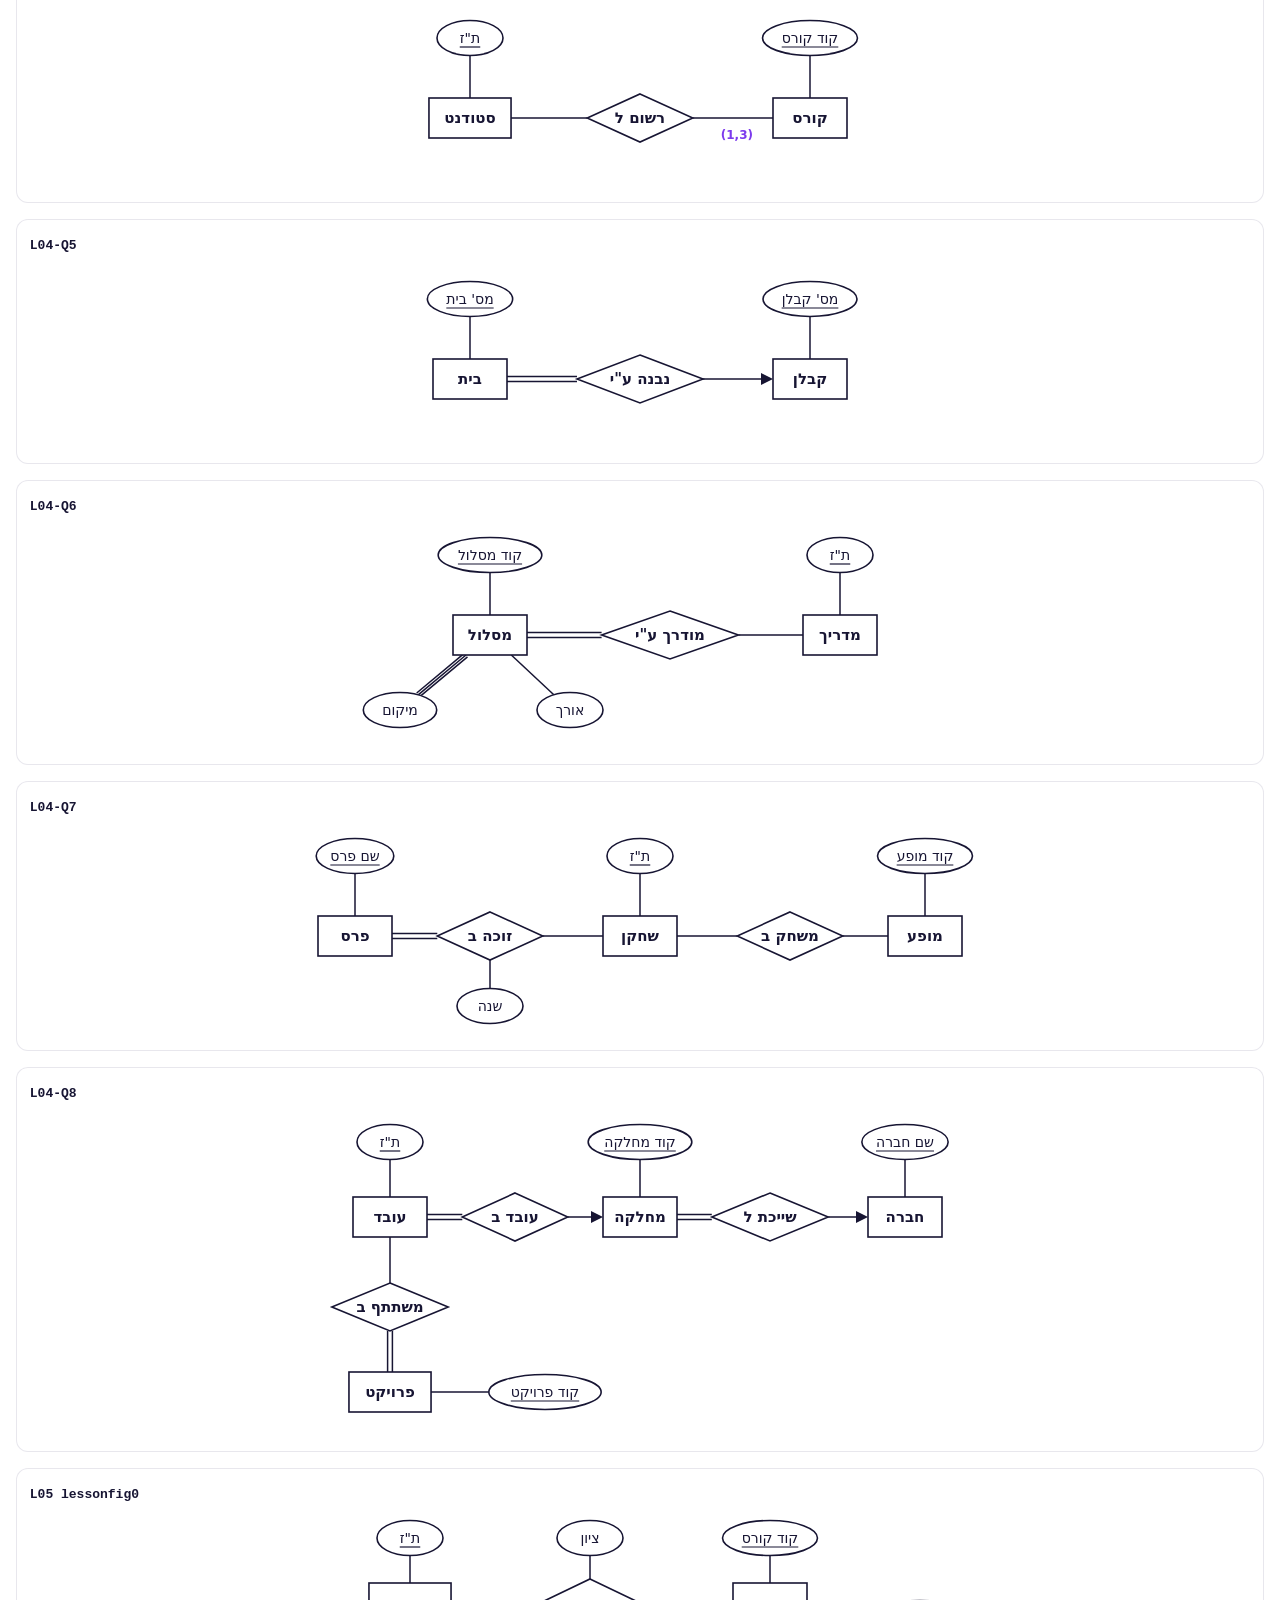
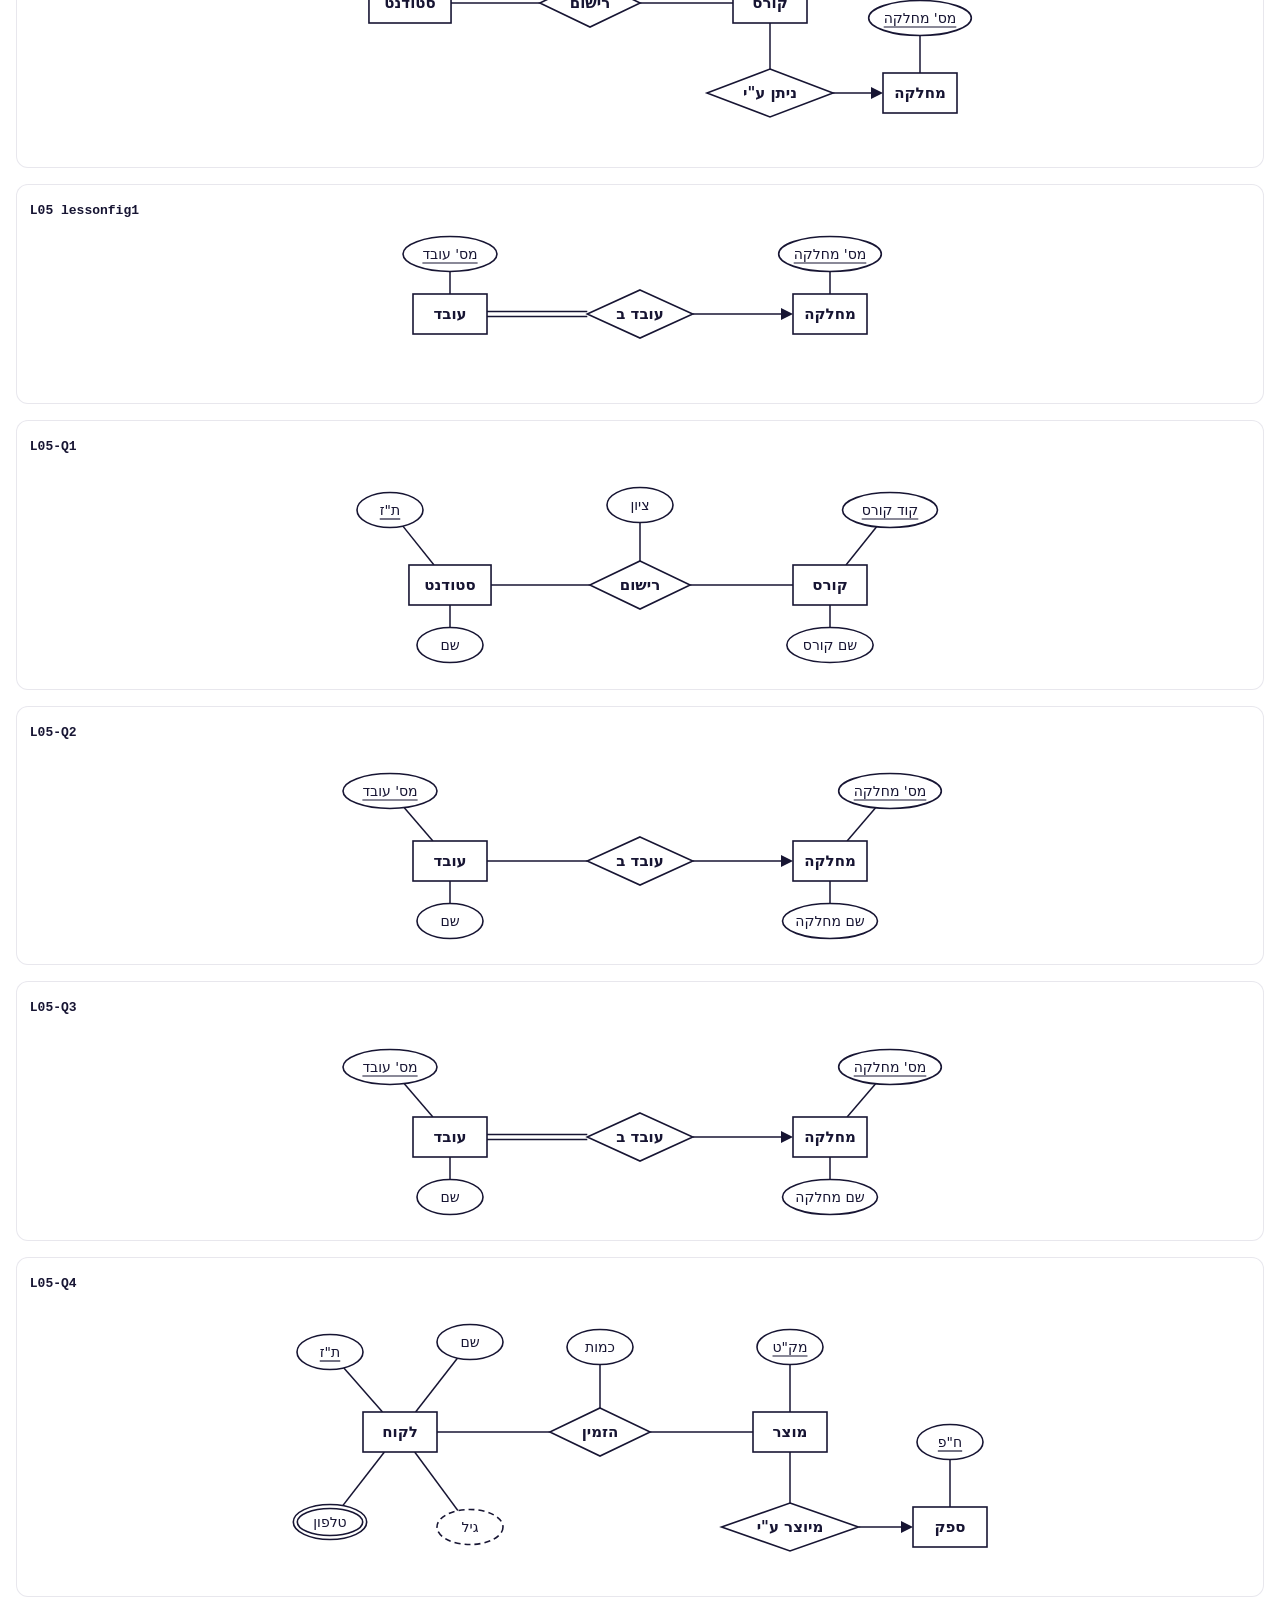
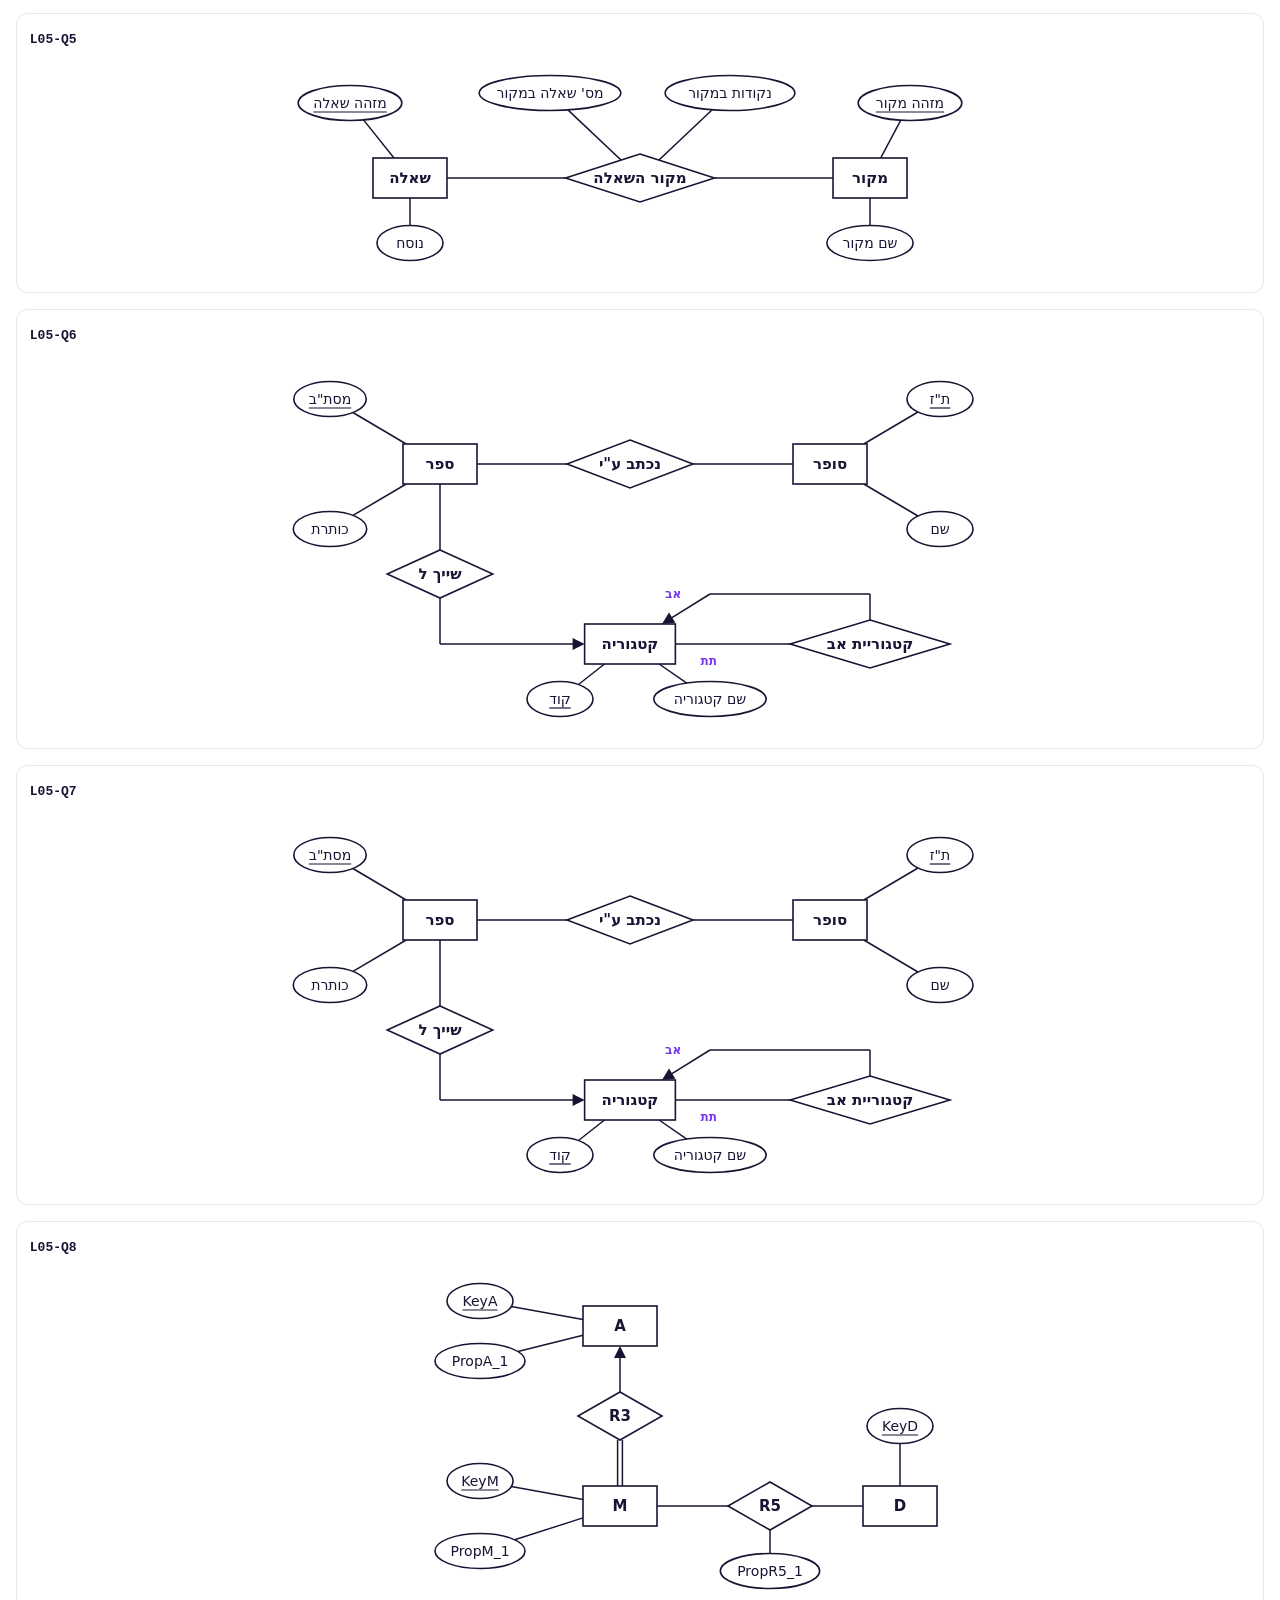
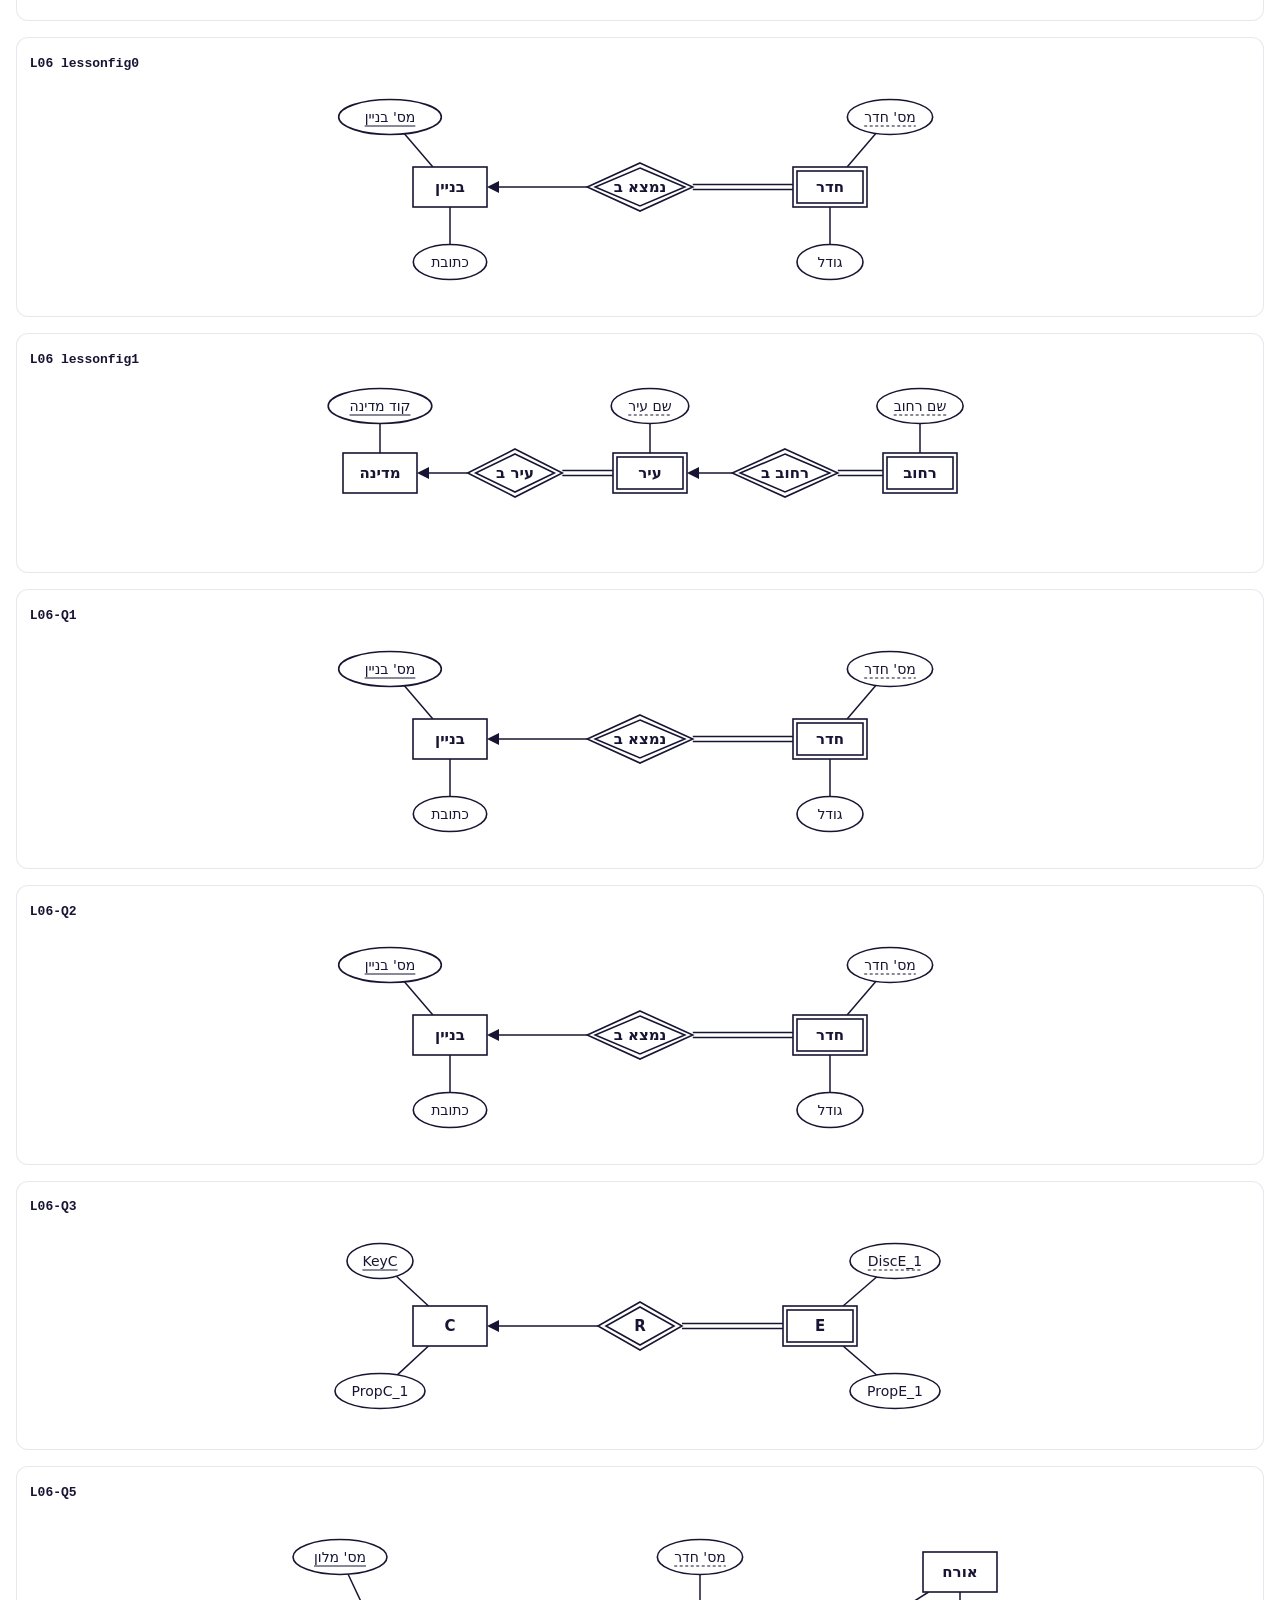
<file: tools/erd_preview.html>
<!DOCTYPE html>
<html lang="he" dir="rtl">
<head><meta charset="UTF-8"><title>ERD preview</title>
<link rel="stylesheet" href="../styles.css">
<style>body{padding:1rem} .pv{margin:1rem 0;padding:.8rem;border:1px solid var(--line);border-radius:12px;background:var(--card)} .pv h4{margin:.2rem 0 .5rem;font-family:monospace;direction:ltr;text-align:left}</style>
</head>
<body>
<div id="out"></div>
<script src="../erd.js"></script>
<script src="../courses.js"></script>
<script src="../erd/levels/L01.js"></script>
<script src="../erd/levels/L02.js"></script>
<script src="../erd/levels/L03.js"></script>
<script src="../erd/levels/L04.js"></script>
<script src="../erd/levels/L05.js"></script>
<script src="../erd/levels/L06.js"></script>
<script src="../erd/levels/L07.js"></script>
<script src="../erd/levels/L08.js"></script>
<script src="../erd/levels/L09.js"></script>
<script src="../erd/levels/L10.js"></script>
<script src="erd_test.js"></script>
<script>
  // ?only=<levelId> limits to one level; ?test=1 also renders tools/erd_test.js samples
  const qs=new URLSearchParams(location.search), only=qs.get("only");
  const items=[];
  (window.ERD_COURSE||[]).forEach(L=>{
    if(only && L.id!==only) return;
    if(L.lesson&&L.lesson.erd) items.push([L.id+" lesson", L.lesson.erd]);
    (L.lesson&&L.lesson.figs||[]).forEach((f,i)=>items.push([L.id+" lessonfig"+i, f.erd]));
    (L.questions||[]).forEach(q=>{ if(q.ctx&&q.ctx.erd) items.push([q.id, q.ctx.erd]);
      (q.options||[]).forEach(o=>{ if(o.type==="erd") items.push([q.id+" opt "+o.id, o.value]); }); });
  });
  (window.ERD_TEST||[]).forEach((s,i)=>items.push(["test"+i,s]));
  document.getElementById("out").innerHTML=items.map(([k,s])=>`<div class="pv" data-k="${k}"><h4>${k}</h4><div class="erd-wrap">${renderERD(s)}</div></div>`).join("");
  ERD.finish(document);
</script>
</body></html>
</file>
<file: styles.css>
/* ============================================================
   Databases Quiz — modern theme (indigo/violet identity).
   Dark by default; [data-theme] drives manual light/dark toggle.
   Built on the data-science-quiz stylesheet; class & --var names
   are kept stable (app.js relies on them) and extended for the
   richer Databases content: shared context blocks, quiz-side data
   tables, SQL code options (highlighted), and KaTeX math options.
   ============================================================ */

:root{
  /* surfaces */
  --bg:#0a0c18; --bg2:#12112b;
  --glow-a:rgba(129,140,248,.20); --glow-b:rgba(167,139,250,.16);
  --card:rgba(26,28,56,.72); --card2:rgba(255,255,255,.045);
  --card-solid:#181a33;
  /* text */
  --ink:#eaedff; --muted:#9aa0cf;
  /* lines & accents */
  --line:rgba(255,255,255,.09); --line-strong:rgba(255,255,255,.16);
  --brand:#818cf8; --brand2:#a78bfa; --brand-ink:#0a0c18;
  --grad:linear-gradient(135deg,#818cf8 0%,#a78bfa 100%);
  --ok:#34d399; --ok-bg:rgba(52,211,153,.13);
  --bad:#fb7185; --bad-bg:rgba(251,113,133,.13);
  --warn:#fbbf24;
  /* SQL syntax tokens (dark) */
  --tok-kw:#c792ea; --tok-str:#7ee787; --tok-num:#f2cc60;
  --tok-com:#8b93b8; --tok-fn:#79c0ff; --tok-op:#ff9e64; --tok-punct:#c9d1e9;
  /* shape */
  --radius:18px; --radius-sm:12px; --radius-xs:9px;
  --shadow:0 14px 44px rgba(0,0,0,.45);
  --shadow-sm:0 4px 16px rgba(0,0,0,.28);
  --ring:0 0 0 3px rgba(129,140,248,.32);

  font-family:"Segoe UI",system-ui,-apple-system,"Noto Sans Hebrew",Arial,sans-serif;
  color-scheme:dark;
}

/* ---- light palette (kept in one place, applied to both the explicit
        toggle and the system-preference fallback below) ---- */
:root[data-theme="light"]{
  --bg:#eef0fb; --bg2:#e7e6fb;
  --glow-a:rgba(99,102,241,.22); --glow-b:rgba(124,58,237,.16);
  --card:rgba(255,255,255,.82); --card2:rgba(30,20,80,.04);
  --card-solid:#ffffff;
  --ink:#171533; --muted:#5a5a8a;
  --line:rgba(30,20,80,.10); --line-strong:rgba(30,20,80,.18);
  --brand:#6366f1; --brand2:#7c3aed; --brand-ink:#ffffff;
  --grad:linear-gradient(135deg,#6366f1 0%,#7c3aed 100%);
  --ok:#0f9d68; --ok-bg:rgba(15,157,104,.12);
  --bad:#e5484d; --bad-bg:rgba(229,72,77,.10);
  --tok-kw:#8250df; --tok-str:#0a7d33; --tok-num:#953800;
  --tok-com:#6e7781; --tok-fn:#0550ae; --tok-op:#b35900; --tok-punct:#24292f;
  --shadow:0 14px 40px rgba(60,50,120,.16);
  --shadow-sm:0 4px 16px rgba(60,50,120,.10);
  --ring:0 0 0 3px rgba(99,102,241,.25);
  color-scheme:light;
}
/* system-pref light when the user hasn't chosen manually — same values as above */
@media (prefers-color-scheme: light){
  :root:not([data-theme]){
    --bg:#eef0fb; --bg2:#e7e6fb;
    --glow-a:rgba(99,102,241,.22); --glow-b:rgba(124,58,237,.16);
    --card:rgba(255,255,255,.82); --card2:rgba(30,20,80,.04);
    --card-solid:#ffffff;
    --ink:#171533; --muted:#5a5a8a;
    --line:rgba(30,20,80,.10); --line-strong:rgba(30,20,80,.18);
    --brand:#6366f1; --brand2:#7c3aed; --brand-ink:#ffffff;
    --grad:linear-gradient(135deg,#6366f1 0%,#7c3aed 100%);
    --ok:#0f9d68; --ok-bg:rgba(15,157,104,.12);
    --bad:#e5484d; --bad-bg:rgba(229,72,77,.10);
    --tok-kw:#8250df; --tok-str:#0a7d33; --tok-num:#953800;
    --tok-com:#6e7781; --tok-fn:#0550ae; --tok-op:#b35900; --tok-punct:#24292f;
    --shadow:0 14px 40px rgba(60,50,120,.16);
    --shadow-sm:0 4px 16px rgba(60,50,120,.10);
    --ring:0 0 0 3px rgba(99,102,241,.25);
    color-scheme:light;
  }
}

*{box-sizing:border-box}
html,body{overflow-x:hidden;max-width:100%}
*:focus-visible{outline:none;box-shadow:var(--ring);border-radius:var(--radius-xs)}

body{
  margin:0;min-height:100vh;line-height:1.55;color:var(--ink);
  background:
    radial-gradient(1100px 600px at 12% -8%, var(--glow-a), transparent 60%),
    radial-gradient(900px 520px at 100% 0%, var(--glow-b), transparent 55%),
    linear-gradient(165deg,var(--bg),var(--bg2));
  background-attachment:fixed;
  -webkit-font-smoothing:antialiased;text-rendering:optimizeLegibility;
}

h1,h2,h3{margin:0 0 .5em;letter-spacing:-.01em}
h1{font-size:1.3rem;font-weight:800}
h2{font-size:1.25rem;font-weight:800}
h3{font-size:1rem;font-weight:700;color:var(--muted);text-transform:none;margin-top:.2em}
.sub{margin:0;color:var(--muted);font-size:.82rem}
.hidden{display:none !important}

/* ---------------- top bar ---------------- */
.topbar{
  position:sticky;top:0;z-index:20;
  display:flex;justify-content:space-between;align-items:center;gap:1rem;flex-wrap:wrap;
  padding:.85rem 1.3rem;
  background:color-mix(in srgb, var(--bg) 72%, transparent);
  backdrop-filter:saturate(160%) blur(14px);
  -webkit-backdrop-filter:saturate(160%) blur(14px);
  border-bottom:1px solid var(--line);
}
.brand{display:flex;align-items:center;gap:.8rem}
.logo{
  font-size:1.4rem;width:2.5rem;height:2.5rem;display:grid;place-items:center;
  border-radius:14px;background:var(--grad);box-shadow:var(--shadow-sm);
  color:#fff;flex:none;
}
.topbar-right{display:flex;align-items:center;gap:.6rem}
.topstats{display:flex;gap:.5rem;flex-wrap:wrap}
.stat{
  background:var(--card2);border:1px solid var(--line);border-radius:12px;
  padding:.35rem .75rem;font-size:.76rem;color:var(--muted);line-height:1.25;text-align:center;
}
.stat b{display:block;color:var(--ink);font-size:1.05rem;font-weight:800}

/* theme toggle */
.theme-toggle{
  flex:none;width:2.4rem;height:2.4rem;border-radius:12px;cursor:pointer;
  display:grid;place-items:center;font-size:1.1rem;line-height:1;
  background:var(--card2);border:1px solid var(--line);color:var(--ink);
  transition:transform .15s ease,border-color .15s ease,background .15s ease;
}
.theme-toggle:hover{border-color:var(--brand);transform:translateY(-1px)}
.theme-toggle:active{transform:translateY(0) scale(.96)}

/* ---------------- layout ---------------- */
main{max-width:860px;margin:1.6rem auto;padding:0 1rem}
.card{
  background:var(--card);
  backdrop-filter:blur(16px);-webkit-backdrop-filter:blur(16px);
  border:1px solid var(--line);border-radius:var(--radius);
  box-shadow:var(--shadow);padding:1.6rem 1.7rem;margin-bottom:1.1rem;
}

.screen{animation:fadein .35s ease both}
@keyframes fadein{from{opacity:0}to{opacity:1}}
@keyframes rise{from{opacity:0;transform:translateY(10px)}to{opacity:1;transform:none}}
@media (prefers-reduced-motion: reduce){ .screen{animation:none} *{transition-duration:.001ms !important} }

/* ---------------- start screen ---------------- */
.modes{display:grid;grid-template-columns:1fr 1fr;gap:.8rem;margin-bottom:1.4rem}
.mode-card{position:relative;display:block;cursor:pointer}
.mode-card input{position:absolute;inset:0;opacity:0;cursor:pointer;margin:0}
.mode-body{
  display:flex;flex-direction:column;gap:.3rem;height:100%;
  border:1.5px solid var(--line);border-radius:14px;padding:1rem 1.1rem;
  background:var(--card2);transition:border-color .15s,box-shadow .15s,transform .15s;
}
.mode-card:hover .mode-body{border-color:var(--line-strong);transform:translateY(-2px)}
.mode-card input:checked + .mode-body{
  border-color:transparent;box-shadow:var(--ring),var(--shadow-sm);
  background:color-mix(in srgb, var(--brand) 12%, var(--card2));
}
.mode-title{font-weight:800;font-size:1rem}
.mode-desc{font-size:.8rem;color:var(--muted)}

.topic-grid{display:grid;grid-template-columns:repeat(auto-fit,minmax(155px,1fr));gap:.55rem;margin-bottom:1.1rem}
.topic-btn{
  display:flex;justify-content:space-between;align-items:center;gap:.5rem;text-align:right;
  border:1.5px solid var(--line);background:var(--card2);color:var(--ink);
  border-radius:12px;padding:.6rem .8rem;cursor:pointer;font:inherit;font-size:.86rem;
  transition:border-color .14s,background .14s,transform .14s;
}
.topic-btn .cnt{
  background:color-mix(in srgb, var(--ink) 8%, transparent);color:var(--muted);
  border-radius:20px;padding:.08rem .55rem;font-size:.72rem;font-weight:700;flex:none;
}
.topic-btn:hover:not(:disabled){border-color:var(--brand);transform:translateY(-1px)}
.topic-btn.active{
  border-color:transparent;color:var(--ink);
  background:color-mix(in srgb, var(--brand) 16%, var(--card2));box-shadow:var(--ring)
}
.topic-btn.active .cnt{background:var(--grad);color:#fff}
.topic-btn:disabled{opacity:.4;cursor:not-allowed}

/* part filter (א/ב/ג/ד) — compact chips */
.part-filter{display:flex;gap:.45rem;flex-wrap:wrap;margin-bottom:1.1rem}
.part-btn{
  display:inline-flex;align-items:center;gap:.4rem;
  border:1.5px solid var(--line);background:var(--card2);color:var(--ink);
  border-radius:20px;padding:.35rem .8rem;cursor:pointer;font:inherit;font-size:.82rem;
  transition:border-color .14s,background .14s,transform .14s;
}
.part-btn .cnt{background:color-mix(in srgb,var(--ink) 8%,transparent);color:var(--muted);
  border-radius:20px;padding:.02rem .45rem;font-size:.7rem;font-weight:700}
.part-btn:hover:not(:disabled){border-color:var(--brand);transform:translateY(-1px)}
.part-btn.active{border-color:transparent;background:color-mix(in srgb,var(--brand) 16%,var(--card2));box-shadow:var(--ring)}
.part-btn.active .cnt{background:var(--grad);color:#fff}
.part-btn:disabled{opacity:.4;cursor:not-allowed}

.options-row{display:flex;gap:1.4rem;flex-wrap:wrap;margin:.2rem 0 1.1rem}
.chk{display:flex;align-items:center;gap:.45rem;font-size:.85rem;color:var(--muted);cursor:pointer}
.chk input{accent-color:var(--brand);width:1.05em;height:1.05em;cursor:pointer}
.exam-opts{
  display:flex;gap:1rem;margin-bottom:1.1rem;flex-wrap:wrap;
  padding:.9rem 1rem;border:1px dashed var(--line);border-radius:14px;background:var(--card2)
}
.exam-opts label{display:flex;flex-direction:column;gap:.3rem;font-size:.8rem;color:var(--muted);font-weight:600}
.exam-opts select{
  background:var(--card-solid);color:var(--ink);border:1px solid var(--line);
  border-radius:10px;padding:.45rem .7rem;font:inherit;cursor:pointer
}
.exam-opts label:has(#examPick){flex:1 1 16rem;min-width:12rem}
.exam-opts #examPick{width:100%}
.poolinfo{color:var(--muted);font-size:.82rem;text-align:center;margin:.7rem 0 0}

/* ---------------- buttons ---------------- */
.btn{
  border:none;border-radius:12px;padding:.62rem 1.15rem;font-size:.92rem;font-weight:700;
  cursor:pointer;font-family:inherit;transition:transform .12s,box-shadow .15s,background .15s,border-color .15s;
}
.btn.primary{background:var(--grad);color:#fff;box-shadow:0 6px 18px color-mix(in srgb,var(--brand) 45%,transparent)}
.btn.primary:hover:not(:disabled){transform:translateY(-2px);box-shadow:0 10px 26px color-mix(in srgb,var(--brand) 55%,transparent)}
.btn.primary:active{transform:translateY(0)}
.btn.ghost{background:transparent;color:var(--muted);border:1px solid var(--line)}
.btn.ghost:hover{color:var(--ink);border-color:var(--brand)}
.btn.big{width:100%;padding:.9rem;font-size:1.06rem;margin-top:.5rem}
.btn:disabled{opacity:.45;cursor:not-allowed;box-shadow:none;transform:none}
/* top-bar download link for the 2-page formula sheet (docs/formula-sheet/) */
.sheet-link{display:inline-flex;align-items:center;gap:.35rem;text-decoration:none;white-space:nowrap;line-height:1.2}
.sheet-link:focus-visible{outline:2px solid var(--brand);outline-offset:2px}
.linkbtn{background:none;border:none;color:var(--brand);cursor:pointer;font:inherit;font-weight:600;text-decoration:underline}

/* ---------------- quiz ---------------- */
.quizbar{display:flex;align-items:center;gap:.9rem;margin-bottom:1rem}
.progress{flex:1;height:9px;background:var(--card2);border:1px solid var(--line);border-radius:20px;overflow:hidden}
.progress-fill{height:100%;width:0;background:var(--grad);border-radius:20px;transition:width .35s cubic-bezier(.21,.7,.35,1)}
.quiz-meta{font-size:.82rem;color:var(--muted);white-space:nowrap;font-weight:600}
.quiz-meta .timer{padding:.1rem .5rem;border-radius:8px;background:var(--card2)}
.quiz-meta .timer.danger{color:var(--bad);background:var(--bad-bg);font-weight:800;animation:pulse 1s ease-in-out infinite}
@keyframes pulse{0%,100%{opacity:1}50%{opacity:.55}}

.q-head{display:flex;gap:.45rem;flex-wrap:wrap;margin-bottom:1rem}
.chip{
  font-size:.71rem;font-weight:600;padding:.24rem .65rem;border-radius:20px;
  background:var(--card2);color:var(--muted);border:1px solid var(--line)
}
.chip.soft{opacity:.9}
.chip.part{background:color-mix(in srgb,var(--brand) 16%,transparent);color:var(--brand);border-color:transparent;font-weight:700}
.chip.official{background:var(--ok-bg);color:var(--ok);border-color:transparent}
.chip.unofficial{background:color-mix(in srgb,var(--warn) 14%,transparent);color:var(--warn);border-color:transparent}
.question-text{font-size:1.18rem;font-weight:700;line-height:1.5;margin-bottom:1.2rem;white-space:pre-wrap;letter-spacing:-.01em}

/* ---- shared context block (ERD image / schema tables / R,S data / FD set) ---- */
.q-context:empty{display:none}
.q-context{margin:0 0 1.1rem}
.ctx{
  border:1px solid var(--line);border-radius:14px;background:var(--card2);
  padding:.9rem 1rem;margin-bottom:.6rem
}
.ctx-title{font-size:.82rem;font-weight:800;color:var(--muted);margin-bottom:.55rem;letter-spacing:.01em}
.ctx-fig{margin:.2rem 0;text-align:center}
.ctx-fig figcaption{font-size:.76rem;color:var(--muted);margin-top:.4rem}
.ctx-text{white-space:pre-wrap;font-size:.95rem}
.ctx-math{margin:.3rem 0;overflow-x:auto}
.ctx-tables{display:flex;flex-wrap:wrap;gap:.8rem}

/* quiz-side data tables (LTR: relation schema, R/S data) */
.dbtable{margin:0;max-width:100%;overflow-x:auto}
.dbtable table{border-collapse:collapse;font-size:.82rem;direction:ltr;
  font-family:ui-monospace,SFMono-Regular,Menlo,Consolas,monospace;
  border:1px solid var(--line);border-radius:8px;overflow:hidden}
.dbtable caption{font-weight:800;font-size:.8rem;color:var(--ink);text-align:left;padding:.1rem .2rem .35rem;caption-side:top}
.dbtable th,.dbtable td{border:1px solid var(--line);padding:.32rem .6rem;text-align:left;white-space:nowrap}
.dbtable thead th{background:color-mix(in srgb,var(--brand) 12%,var(--card2));color:var(--ink);font-weight:800}
.dbtable th.pk{text-decoration:underline}
.dbtable tbody tr:nth-child(even){background:var(--card2)}
.dbtable figcaption{font-size:.74rem;color:var(--muted);text-align:left;margin-top:.3rem}

/* ---- question figure / code snippet ---- */
.q-extras:empty{display:none}
.q-extras{margin:.1rem 0 .3rem}
.q-code,.opt-code{
  direction:ltr;text-align:left;background:var(--card-solid);color:var(--ink);
  border:1px solid var(--line);border-radius:10px;padding:.7rem .9rem;margin:.4rem 0;
  overflow-x:auto;white-space:pre;font-size:.85rem;line-height:1.5;
  font-family:ui-monospace,SFMono-Regular,Menlo,Consolas,"Liberation Mono",monospace
}
.opt-code{margin:0;font-size:.82rem;width:100%;white-space:pre-wrap;overflow-wrap:anywhere}
.q-fig{margin:.4rem 0;text-align:center}
.q-img{
  max-width:100%;height:auto;display:block;margin:.4rem auto;
  border:1px solid var(--line);border-radius:10px;cursor:zoom-in;background:#fff
}
.rev .q-code{font-size:.78rem}
.rev .q-img{max-width:280px}
.opt .opt-img{max-width:100%;height:auto;display:block;border-radius:6px;background:#fff}
.rev .opt-img{max-width:240px;vertical-align:middle;border-radius:6px}
.opt-ltr{direction:ltr;unicode-bidi:isolate;display:inline-block;text-align:left}
.opt-math{direction:ltr;unicode-bidi:isolate;display:inline-block}
.math-fallback{font-family:ui-monospace,Consolas,monospace;background:var(--card2);
  border:1px solid var(--line);border-radius:6px;padding:.05em .4em;font-size:.9em}

/* SQL syntax highlight tokens */
.sql-kw{color:var(--tok-kw);font-weight:700}
.sql-str{color:var(--tok-str)}
.sql-num{color:var(--tok-num)}
.sql-com{color:var(--tok-com);font-style:italic}
.sql-fn{color:var(--tok-fn)}
.sql-op{color:var(--tok-op)}
.sql-punct{color:var(--tok-punct)}

/* ---- relational-algebra / FD notation (self-rendered, themeable, Hebrew-safe) ---- */
.alg{direction:ltr;unicode-bidi:isolate;font-family:"Cambria Math","STIX Two Math",Cambria,Georgia,serif;line-height:1.75}
.alg sub,.alg sup{font-size:.72em;line-height:0}
.alg sub{vertical-align:-.35em}
.alg sup{vertical-align:.55em}
.alg bdi{font-family:"Segoe UI","Assistant","Arial Hebrew",system-ui,sans-serif}
.alg-block{display:block;margin:.55rem 0;text-align:center;font-size:1.18em;overflow-x:auto}
.opt-algebra{display:block;max-width:100%;overflow-x:auto}
.opt-algebra .alg{white-space:normal;overflow-wrap:break-word;font-size:1.02em;line-height:2.1}
.ctx-algebra{margin:.3rem 0}

/* ---- relation schema with underlined keys (solid = key, dashed = weak/partial key) ---- */
.schema{direction:ltr;unicode-bidi:isolate;display:inline-block;
  font-family:ui-monospace,SFMono-Regular,Menlo,Consolas,monospace;font-size:.95em}
.schema-gap{display:inline-block;width:1.6em}
.schema-rtl{direction:rtl;font-family:inherit;font-size:1em}
.schema .pk{text-decoration:underline;text-underline-offset:4px;text-decoration-skip-ink:none}
.schema .ppk{text-decoration:underline dashed;text-underline-offset:4px;text-decoration-skip-ink:none}
.opt-schema{display:inline-block}
.opt-schema .schema{font-size:.92rem}

/* ---- relation-template context (stacked cards: schema on top, Hebrew meaning below) ---- */
.ctx-schemas{display:flex;flex-direction:column;gap:.5rem;margin:.3rem 0}
.rel-item{border:1px solid var(--line);border-radius:9px;overflow:hidden;background:var(--card2)}
.rel-item>.rel{background:var(--card-solid);padding:.5rem .7rem;direction:ltr;overflow-x:auto}
.rel-item>.rel .schema{display:block;white-space:normal;font-size:.9rem;line-height:1.7}
.rel-item>.mean{padding:.45rem .7rem;font-size:.85rem;color:var(--muted);white-space:pre-line;line-height:1.55;border-top:1px solid var(--line)}
.ctx-note{font-size:.9rem;color:var(--muted);margin-top:.45rem;padding-inline:.1rem}
.ctx-note strong{color:var(--ink)}

/* inline code token inside stems / explanations (LTR-isolated) */
.tok{font-family:ui-monospace,SFMono-Regular,Menlo,Consolas,monospace;direction:ltr;
  unicode-bidi:isolate;background:var(--card2);border:1px solid var(--line);
  border-radius:5px;padding:.02em .34em;font-size:.88em;white-space:pre-wrap;overflow-wrap:anywhere}

.options-list{display:flex;flex-direction:column;gap:.6rem}
.opt{
  display:flex;gap:.75rem;align-items:flex-start;text-align:right;width:100%;
  border:1.5px solid var(--line);background:var(--card2);color:var(--ink);
  border-radius:13px;padding:.8rem .95rem;cursor:pointer;font-size:.97rem;font-family:inherit;
  transition:border-color .13s,background .13s,transform .13s,box-shadow .13s;
}
.opt:hover:not(:disabled){border-color:var(--brand);transform:translateY(-1px);box-shadow:var(--shadow-sm)}
.opt .key{
  flex:none;width:1.7rem;height:1.7rem;border-radius:9px;
  background:color-mix(in srgb,var(--ink) 8%,transparent);
  display:grid;place-items:center;font-weight:800;font-size:.85rem;color:var(--muted);
  transition:background .13s,color .13s
}
.opt .txt{padding-top:.12rem;flex:1;min-width:0}
.opt.correct{border-color:var(--ok);background:var(--ok-bg)}
.opt.correct .key{background:var(--ok);color:#04231a}
.opt.wrong{border-color:var(--bad);background:var(--bad-bg)}
.opt.wrong .key{background:var(--bad);color:#2a0a0f}
.opt.chosen-exam{border-color:transparent;background:color-mix(in srgb,var(--brand) 14%,var(--card2));box-shadow:var(--ring)}
.opt.chosen-exam .key{background:var(--grad);color:#fff}
.opt:disabled{cursor:default}

.feedback{
  margin-top:1.1rem;border-radius:13px;padding:.9rem 1.1rem;font-size:.9rem;
  border:1px solid var(--line);animation:rise .25s ease both
}
.feedback.good{background:var(--ok-bg);border-color:color-mix(in srgb,var(--ok) 55%,transparent)}
.feedback.bad{background:var(--bad-bg);border-color:color-mix(in srgb,var(--bad) 55%,transparent)}
.feedback .verdict{font-weight:800;margin-bottom:.35rem;font-size:1rem}
.feedback.good .verdict{color:var(--ok)} .feedback.bad .verdict{color:var(--bad)}
.feedback .expl{color:var(--ink)}
.feedback .note{display:block;margin-top:.55rem;font-size:.77rem;color:var(--muted)}

.quizfoot{display:flex;align-items:center;gap:.6rem;margin-top:1.2rem}
.streak{flex:1;font-size:.85rem;color:var(--muted);font-weight:600}

/* ---------------- results ---------------- */
.results-summary{display:flex;gap:1.4rem;flex-wrap:wrap;align-items:center;margin-bottom:1.4rem}
.scorering{
  --p:0;width:128px;height:128px;border-radius:50%;display:grid;place-items:center;flex:none;
  background:conic-gradient(var(--brand) calc(var(--p)*1%), var(--line) 0);
  box-shadow:var(--shadow-sm)
}
.scorering span{
  width:100px;height:100px;border-radius:50%;background:var(--card-solid);
  display:grid;place-items:center;font-size:1.6rem;font-weight:900;color:var(--ink)
}
.results-summary .txt{font-size:.95rem}
.results-summary .txt b{font-size:1.2rem;font-weight:800}

.bytopic{display:flex;flex-direction:column;gap:.55rem;margin-bottom:1.2rem}
.tline{display:grid;grid-template-columns:135px 1fr 56px;gap:.7rem;align-items:center;font-size:.85rem}
.tbar{height:10px;background:var(--card2);border-radius:20px;overflow:hidden}
.tbar i{display:block;height:100%;background:var(--grad);border-radius:20px}

.review{display:flex;flex-direction:column;gap:.7rem}
.rev{border:1px solid var(--line);border-radius:13px;padding:.8rem 1rem;font-size:.88rem;background:var(--card2)}
.rev.ok{border-right:4px solid var(--ok)}
.rev.bad{border-right:4px solid var(--bad)}
.rev .rq{font-weight:700;margin-bottom:.35rem}
.rev .ra{color:var(--muted);font-size:.82rem}
.rev .ra .good{color:var(--ok);font-weight:600} .rev .ra .miss{color:var(--bad);font-weight:600}
.rev .ctx{padding:.6rem .7rem}
.rev .opt-code{font-size:.76rem}

/* ---------------- footer ---------------- */
.appfoot{
  max-width:860px;margin:0 auto 2.2rem;padding:0 1rem;color:var(--muted);font-size:.78rem;
  display:flex;gap:.5rem;flex-wrap:wrap;align-items:center
}
.disclaimer{flex-basis:100%;opacity:.8}
/* back to the study-tools deck */
/* Back to the study-tools deck. Deliberately the one warm spot in the footer —
   as muted fine print it read as a disclaimer and got missed. The pre-color-mix
   declarations are the old look, kept as a fallback for older browsers. */
.deck-link{
  margin-top:.55rem;
  display:inline-flex;align-items:center;gap:.5rem;
  padding:.55rem 1.05rem;border-radius:999px;
  border:1px solid var(--line);
  border:1px solid color-mix(in oklab, var(--brand) 45%, transparent);
  background:transparent;
  background:color-mix(in oklab, var(--brand) 14%, transparent);
  color:var(--ink);text-decoration:none;
  font-size:.86rem;font-weight:600;line-height:1.4;
  transition:background .18s ease,border-color .18s ease,box-shadow .18s ease,transform .18s ease
}
.deck-link:hover,.deck-link:focus-visible{
  border-color:var(--brand);
  background:color-mix(in oklab, var(--brand) 24%, transparent);
  box-shadow:0 6px 18px -8px var(--brand);
  transform:translateY(-1px)
}
.deck-link .deck-arrow{
  color:var(--brand);font-weight:700;
  display:inline-flex;align-items:center;justify-content:center;
  width:1.35em;height:1.35em;border-radius:50%;
  background:color-mix(in oklab, var(--brand) 22%, transparent);
  transition:transform .18s ease
}
.deck-link:hover .deck-arrow,.deck-link:focus-visible .deck-arrow{transform:translate(2px,-2px)}
@media (prefers-reduced-motion: reduce){
  .deck-link,.deck-link .deck-arrow{transition:none}
  .deck-link:hover,.deck-link:focus-visible{transform:none}
  .deck-link:hover .deck-arrow,.deck-link:focus-visible .deck-arrow{transform:none}
}


/* ---------------- learning section ---------------- */
.learn-entry{font-size:.84rem;padding:.45rem .8rem;white-space:nowrap}

#screen-learn{max-width:1040px;margin-inline:auto}
.learn-bar{display:flex;align-items:center;gap:.8rem;margin-bottom:1rem}
.learn-progress{flex:1;height:7px;background:var(--card2);border:1px solid var(--line);border-radius:20px;overflow:hidden}
#learnProgressFill{height:100%;width:0;background:var(--grad);border-radius:20px;transition:width .3s ease}
.learn-toc-toggle{display:none}

.learn-layout{display:grid;grid-template-columns:240px 1fr;gap:1rem;align-items:start}

.learn-toc{
  position:sticky;top:5rem;display:flex;flex-direction:column;gap:.2rem;
  background:var(--card);backdrop-filter:blur(16px);-webkit-backdrop-filter:blur(16px);
  border:1px solid var(--line);border-radius:var(--radius);box-shadow:var(--shadow-sm);
  padding:.6rem;max-height:calc(100vh - 6.5rem);overflow:auto
}
.learn-toc button{
  text-align:right;border:none;background:transparent;color:var(--muted);font:inherit;font-size:.86rem;
  padding:.5rem .7rem;border-radius:10px;cursor:pointer;transition:background .12s,color .12s;line-height:1.35
}
.learn-toc button:hover{background:var(--card2);color:var(--ink)}
.learn-toc button.active{background:color-mix(in srgb,var(--brand) 16%,var(--card2));color:var(--ink);font-weight:700}

.learn-content{padding:1.6rem 1.8rem;min-height:60vh;animation:rise .3s ease both;
  min-width:0;overflow-wrap:anywhere;word-break:break-word}
.learn-content h2.learn-h{font-size:1.5rem;font-weight:800;margin-bottom:1rem;
  padding-bottom:.7rem;border-bottom:1px solid var(--line)}
.learn-content h3{font-size:1.08rem;color:var(--ink);font-weight:700;margin:1.5rem 0 .5rem}
.learn-content p{margin:.6rem 0;color:var(--ink)}
.learn-content ul,.learn-content ol{margin:.5rem 0;padding-inline-start:1.4rem;display:flex;flex-direction:column;gap:.3rem}
.learn-content li{line-height:1.6}
.learn-content li::marker{color:var(--brand)}
.learn-content strong{color:var(--ink);font-weight:800}
.learn-content code{
  font-family:"Consolas",ui-monospace,monospace;font-size:.86em;direction:ltr;display:inline-block;
  background:var(--card2);border:1px solid var(--line);border-radius:6px;padding:.05em .4em
}
.learn-content pre{background:var(--card2);border:1px solid var(--line);border-radius:10px;padding:.8rem 1rem;overflow:auto;direction:ltr}
.learn-content pre code{border:none;background:none;padding:0}
.learn-content hr{border:none;border-top:1px solid var(--line);margin:1.2rem 0}
.learn-content a{color:var(--brand)}
.learn-content table{width:100%;border-collapse:collapse;margin:1rem 0;font-size:.86rem;overflow:hidden;
  border-radius:10px;border:1px solid var(--line)}
.learn-content th,.learn-content td{border:1px solid var(--line);padding:.5rem .7rem;text-align:right}
.learn-content thead th{background:var(--card2);color:var(--ink);font-weight:800}
.learn-content tbody tr:nth-child(even){background:var(--card2)}

/* --- exam-technique briefs (learn-briefs.js) --- */
.learn-content h4{font-size:.98rem;color:var(--ink);font-weight:800;margin:1.1rem 0 .4rem}
.learn-content h5{font-size:.92rem;color:var(--muted);font-weight:800;margin:.9rem 0 .35rem}
.learn-note{
  margin:.9rem 0;padding:.7rem .95rem;background:var(--card2);
  border:1px solid var(--line);border-inline-start:3px solid var(--brand);
  border-radius:var(--radius-xs)
}
.learn-note>:first-child{margin-top:0}
.learn-note>:last-child{margin-bottom:0}
.learn-note h3,.learn-note h4,.learn-note h5{margin-top:.2rem}
.learn-note table{font-size:.82rem}
.learn-math{margin:.9rem 0;text-align:center;overflow-x:auto;overflow-y:hidden}
.learn-content ul.learn-check{padding-inline-start:.2rem;list-style:none;gap:.42rem}
.learn-content ul.learn-check li{
  position:relative;padding-inline-start:1.5rem;line-height:1.55;color:var(--ink)
}
.learn-content ul.learn-check li::before{
  content:"☐";position:absolute;inset-inline-start:0;top:-.05em;
  color:var(--brand);font-size:1.05em
}
.learn-tablewrap{overflow-x:auto;margin:1rem 0}
.learn-tablewrap>table{margin:0;min-width:100%}
.learn-content .katex-display{overflow-x:auto;overflow-y:hidden;padding-bottom:.25rem}

.learn-figs{display:grid;grid-template-columns:repeat(auto-fit,minmax(240px,1fr));gap:.9rem;margin-top:1.4rem}
.learn-fig{margin:0;border:1px solid var(--line);border-radius:12px;overflow:hidden;background:var(--card2);
  display:flex;flex-direction:column}
.learn-fig img{width:100%;height:auto;display:block;cursor:zoom-in;background:#0b1020;transition:transform .2s}
.learn-fig img:hover{transform:scale(1.02)}
.learn-fig figcaption{padding:.55rem .7rem;font-size:.78rem;color:var(--muted);text-align:center;border-top:1px solid var(--line)}

.learn-foot{display:flex;align-items:center;gap:.6rem;margin-top:1.1rem}
.learn-pos{flex:1;text-align:center;font-size:.84rem;color:var(--muted);font-weight:600}

/* lightbox */
.lightbox{position:fixed;inset:0;z-index:50;display:grid;place-items:center;padding:2rem;
  background:rgba(4,6,16,.82);backdrop-filter:blur(6px);-webkit-backdrop-filter:blur(6px);animation:rise .2s ease both}
.lightbox img{max-width:96vw;max-height:92vh;border-radius:12px;box-shadow:var(--shadow);background:#fff}
.lightbox-close{position:absolute;top:1rem;left:1rem;width:2.6rem;height:2.6rem;border-radius:50%;
  border:1px solid var(--line);background:var(--card);color:var(--ink);font-size:1.1rem;cursor:pointer}
.lightbox-close:hover{border-color:var(--brand)}

/* ---------------- responsive ---------------- */
@media(max-width:860px){
  .learn-entry,.sheet-link{padding:.45rem .7rem}
  .learn-layout{grid-template-columns:1fr}
  .learn-toc-toggle{display:inline-block}
  .learn-toc{display:none;position:static;width:auto;max-height:none;margin-bottom:.9rem;top:auto}
  .learn-toc.open{display:flex}
  .learn-toc button{font-size:.92rem;padding:.6rem .8rem}
  .learn-backdrop{display:none !important}
}
@media(max-width:560px){
  .topbar{flex-direction:column;align-items:stretch;gap:.55rem;padding:.7rem .9rem}
  .brand{gap:.55rem;min-width:0}
  .brand>div{min-width:0}
  .brand .sub{display:none}
  .brand h1{font-size:1.05rem;white-space:nowrap;overflow:hidden;text-overflow:ellipsis}
  .logo{width:2.1rem;height:2.1rem;font-size:1.05rem;border-radius:11px;flex:none}
  .topbar-right{flex-wrap:nowrap;justify-content:space-between;align-items:center;gap:.4rem}
  .topstats{flex-wrap:nowrap;gap:.35rem}
  .stat{padding:.2rem .5rem;font-size:.66rem;border-radius:10px}
  .stat b{font-size:.8rem}
  .topbar-right{flex-wrap:wrap}
  .topbar-right::before{content:"";flex-basis:100%;height:0;order:2} /* row break: stats + toggle above, the two buttons below */
  .theme-toggle{order:1}
  .learn-entry,.sheet-link{order:3;flex:1 1 0;justify-content:center;padding:.42rem .7rem;font-size:.82rem}
  .theme-toggle{width:2.1rem;height:2.1rem;font-size:1rem;flex:none}
  main{margin:1rem auto}
  .card{padding:1.2rem 1.1rem}
  .modes{grid-template-columns:1fr}
  .results-summary{justify-content:center;text-align:center}
  .scorering{width:108px;height:108px}.scorering span{width:84px;height:84px;font-size:1.35rem}
  .tline{grid-template-columns:95px 1fr 48px;gap:.5rem;font-size:.8rem}
  .learn-content{padding:1.2rem 1.1rem}
  .learn-content h2.learn-h{font-size:1.3rem}
  .learn-figs{grid-template-columns:1fr}
}

/* ---------------- ERD diagrams (erd.js) ---------------- */
.erd-wrap{overflow-x:auto;text-align:center;margin:.2rem 0;-webkit-overflow-scrolling:touch}
.erd-svg{width:100%;height:auto;display:inline-block;cursor:zoom-in;
  --erd-ink:var(--ink);--erd-fill:var(--card-solid);--erd-hl:var(--brand2)}
.erd-shape{fill:var(--erd-fill);stroke:var(--erd-ink);stroke-width:1.6}
.erd-shape.inner{fill:none}
.erd-shape.dashed{stroke-dasharray:6 4}
.erd-shape.agg{fill:none;stroke-width:1.4}
.erd-shape.hl{stroke:var(--erd-hl);stroke-width:2.6;fill:color-mix(in srgb,var(--erd-hl) 14%,var(--erd-fill))}
.erd-shape.inner.hl{fill:none}
.erd-edge{stroke:var(--erd-ink);stroke-width:1.5}
.erd-edge.hl{stroke:var(--erd-hl);stroke-width:2.4}
.erd-arrow{fill:var(--erd-ink)}
.erd-arrow.hl{fill:var(--erd-hl)}
.erd-label{fill:var(--erd-ink);font-family:"Segoe UI",system-ui,"Noto Sans Hebrew",Arial,sans-serif;font-size:14px}
.erd-label.strong{font-weight:800;font-size:15px}
.erd-label.small{font-size:10px;font-weight:800}
.erd-label.agg{font-style:italic;font-size:12px;fill:var(--muted)}
.erd-label.elabel{font-size:12px;font-weight:700;fill:var(--erd-hl)}
.erd-label.note{fill:var(--muted);font-size:12px}
.erd-ul{stroke:var(--erd-ink);stroke-width:1.2}
.erd-ul.dashed{stroke-dasharray:3 2.5}
.lightbox .erd-zoom{max-width:96vw;max-height:92vh;overflow:auto;background:var(--card-solid);border-radius:12px;padding:1rem;box-shadow:var(--shadow)}
.lightbox .erd-zoom .erd-svg{width:auto;max-width:none !important;height:auto;min-width:min(92vw,900px);cursor:default}

/* ---------------- guided courses ("צריך עזרה ב-ERD? / ב-SQL?") ---------------- */
.crs-entry{font-size:.84rem;padding:.45rem .8rem;white-space:nowrap}
.crs-promos{display:grid;grid-template-columns:1fr 1fr;gap:.8rem;margin-bottom:1.1rem}
.crs-promos .crs-promo{margin-bottom:0}
.crs-promo{display:flex;align-items:center;gap:1rem;cursor:pointer;border:1.5px dashed color-mix(in srgb,var(--brand) 55%,transparent);
  background:color-mix(in srgb,var(--brand) 8%,var(--card));transition:transform .15s,border-color .15s}
.crs-promo:hover{transform:translateY(-2px);border-color:var(--brand)}
.crs-promo .big-ico{font-size:2rem;flex:none}
.crs-promo b{display:block;font-size:1.05rem}
.crs-promo span{color:var(--muted);font-size:.85rem}
.crs-promo .go{margin-inline-start:auto;flex:none}
.crs-head{display:flex;align-items:center;gap:.8rem;margin-bottom:1rem}
.crs-head .grow{flex:1}
.crs-overall{font-size:.85rem;color:var(--muted);font-weight:600}
.crs-map{display:grid;grid-template-columns:repeat(auto-fill,minmax(230px,1fr));gap:.7rem}
.crs-lvl{position:relative;display:flex;flex-direction:column;gap:.25rem;text-align:right;font:inherit;color:var(--ink);cursor:pointer;
  border:1.5px solid var(--line);background:var(--card2);border-radius:14px;padding:.85rem 1rem;transition:border-color .15s,transform .15s}
.crs-lvl:hover{border-color:var(--brand);transform:translateY(-2px)}
.crs-lvl .num{font-size:.72rem;font-weight:800;color:var(--muted)}
.crs-lvl .ttl{font-weight:800;font-size:1rem}
.crs-lvl .gl{font-size:.8rem;color:var(--muted);line-height:1.4}
.crs-lvl .st{font-size:.75rem;font-weight:700;margin-top:.2rem;color:var(--muted)}
.crs-lvl.passed{border-color:color-mix(in srgb,var(--ok) 55%,transparent);background:color-mix(in srgb,var(--ok) 8%,var(--card2))}
.crs-lvl.passed .st{color:var(--ok)}
.crs-lvl.next{box-shadow:var(--ring);border-color:transparent}
.crs-lvl.next::after{content:"מומלץ הבא";position:absolute;top:.6rem;left:.7rem;font-size:.66rem;font-weight:800;
  background:var(--grad);color:#fff;padding:.12rem .5rem;border-radius:20px}
.crs-lvl.boss{grid-column:1/-1;background:color-mix(in srgb,var(--warn) 9%,var(--card2));border-color:color-mix(in srgb,var(--warn) 45%,transparent)}
.crs-lesson h2{font-size:1.35rem}
.crs-lesson .lesson-body{line-height:1.7}
.crs-lesson .lesson-body h3{color:var(--ink);font-size:1.02rem;margin:1.1rem 0 .4rem}
.crs-lesson .lesson-body ul{padding-inline-start:1.3rem;margin:.4rem 0}
.crs-lesson .lesson-body li{margin:.2rem 0}
.crs-lesson .lesson-body code{font-family:Consolas,ui-monospace,monospace;font-size:.88em;direction:ltr;display:inline-block;
  background:var(--card2);border:1px solid var(--line);border-radius:6px;padding:0 .35em}
.crs-lesson .lesson-fig{border:1px solid var(--line);border-radius:14px;background:var(--card2);padding:.8rem;margin:.9rem 0}
.crs-lesson .lesson-fig figcaption{font-size:.8rem;color:var(--muted);text-align:center;margin-top:.4rem}
.lesson-rule{border-inline-start:3px solid var(--brand);background:var(--card2);border-radius:10px;padding:.6rem .9rem;margin:.7rem 0}
.lesson-trap{border-inline-start:3px solid var(--warn);background:color-mix(in srgb,var(--warn) 8%,var(--card2));border-radius:10px;padding:.6rem .9rem;margin:.7rem 0}
.crs-actions{display:flex;gap:.6rem;flex-wrap:wrap;margin-top:1.1rem}
.crs-actions .btn{flex:1 1 auto}
.crs-sum{text-align:center}
.crs-sum .big{font-size:2.6rem;font-weight:900;margin:.4rem 0}
.crs-sum .msg{color:var(--muted);margin-bottom:.6rem}
@media(max-width:560px){
  .crs-entry{order:3;flex:1 1 0;justify-content:center;padding:.42rem .7rem;font-size:.82rem}
  .crs-promo .go{display:none}
  .crs-promos{grid-template-columns:1fr}
  .crs-map{grid-template-columns:1fr}
}
.opt .erd-svg{cursor:pointer}.opt-erd{display:block}
@media(max-width:560px){
  /* keep diagrams legible on phones: scroll sideways inside the box instead of shrinking */
  .erd-wrap .erd-svg{min-width:540px}
  .opt .erd-wrap .erd-svg{min-width:0}
  .erd-wrap{padding-bottom:.3rem}
}
.lesson-fig .ctx{margin-bottom:.5rem}
.lesson-fig .q-code{margin:.5rem 0}
.lesson-result{border:1px dashed color-mix(in srgb,var(--ok) 55%,transparent);background:color-mix(in srgb,var(--ok) 6%,transparent);border-radius:12px;padding:.6rem .8rem;margin-top:.5rem}
.lesson-result .ctx-title{color:var(--ok)}
@media(max-width:560px){
  .crs-entry,.learn-entry,.sheet-link{flex:1 1 calc(50% - .4rem) !important}
}
/* data tables are LTR: make the scroll box LTR too so a wide table opens at its first column */
.dbtable{direction:ltr}
.dbtable figcaption{direction:rtl;text-align:right}
@media(max-width:560px){ .dbtable th,.dbtable td{padding:.28rem .45rem} }
.sample-data{margin-top:.6rem;border-top:1px dashed var(--line);padding-top:.5rem}
.sample-data summary{cursor:pointer;font-size:.85rem;font-weight:700;color:var(--muted)}
.sample-data summary:hover{color:var(--ink)}
.sample-data .ctx-tables{margin-top:.5rem}
.crs-promos{scroll-margin-top:8.5rem}

/* bidi isolates (bidi.js): a formula inside Hebrew keeps its left-to-right order */
bdi.ltr{unicode-bidi:isolate;overflow-wrap:anywhere}
bdi.ltr.nw{white-space:nowrap}
.learn-content .katex.wide{display:block;max-width:100%;overflow-x:auto;overflow-y:hidden;-webkit-overflow-scrolling:touch}

/* ---------------- video course ("🎬 קורס וידאו", video-ui.js; ported from networks-quiz) ---------------- */
.vid-entry.btn{font-size:.84rem;padding:.45rem .8rem;white-space:nowrap}
.vid-promo{margin-bottom:1.1rem;border-color:color-mix(in srgb,var(--brand2) 55%,transparent);
  background:color-mix(in srgb,var(--brand2) 8%,var(--card))}
.vid-promo:hover{border-color:var(--brand2)}
.vid-courses{display:grid;gap:.9rem}
.vid-course{margin-bottom:0}
.vid-course-h{display:flex;align-items:center;justify-content:space-between;gap:.6rem;margin:0 0 .7rem;font-size:1.05rem}
.vid-count{font-size:.78rem;font-weight:800;color:var(--muted);background:var(--card2);border:1px solid var(--line);border-radius:20px;padding:.1rem .55rem;flex:none}
.vid-list{display:grid;gap:.45rem}
.vid-row{display:grid;grid-template-columns:auto 1fr auto auto;align-items:center;gap:.7rem;width:100%;text-align:right;font:inherit;color:var(--ink);
  cursor:pointer;border:1.5px solid var(--line);background:var(--card2);border-radius:12px;padding:.65rem .85rem;transition:border-color .15s,transform .15s}
.vid-row:hover{border-color:var(--brand);transform:translateY(-1px)}
.vid-row:focus-visible{outline:none;box-shadow:var(--ring)}
.vid-num{font-size:.75rem;font-weight:800;color:var(--muted);font-family:ui-monospace,Consolas,monospace}
.vid-ttl{font-weight:700;font-size:.95rem;line-height:1.4;min-width:0;overflow-wrap:anywhere}
.vid-meta{font-size:.78rem;color:var(--muted);white-space:nowrap}
.vid-check{display:grid;place-items:center;width:1.7rem;height:1.7rem;border-radius:50%;font-size:.8rem;font-weight:900;
  color:var(--muted);border:1.5px solid var(--line-strong)}
.vid-row.watched{border-color:color-mix(in srgb,var(--ok) 50%,transparent);background:color-mix(in srgb,var(--ok) 7%,var(--card2))}
.vid-row.watched .vid-check{color:#fff;background:var(--ok);border-color:var(--ok)}
.vid-row.bonus{margin-inline-start:1.2rem}
.vid-tag{display:inline-block;font-size:.66rem;font-weight:800;color:var(--brand-ink);background:var(--brand);border-radius:20px;padding:.05rem .45rem;vertical-align:middle}
.vid-tag.soon{color:var(--muted);background:var(--card2);border:1px solid var(--line-strong)}
.vid-row.soon .vid-ttl{opacity:.8}
.vid-player{margin-bottom:0}
.vid-title{margin:.2rem 0 .9rem;font-size:1.25rem;line-height:1.4}
.vid-frame{direction:ltr;position:relative;width:100%;aspect-ratio:16/9;border-radius:var(--radius-sm);overflow:hidden;background:#000;border:1px solid var(--line)}
.vid-frame iframe,.vid-frame video{position:absolute;inset:0;width:100%;height:100%;border:0;display:block;background:#000}
.vid-frame.missing{background:var(--card2);display:grid;place-items:center}
.vid-missing{display:flex;flex-direction:column;align-items:center;gap:.35rem;text-align:center;padding:1rem;color:var(--ink);line-height:1.6;direction:rtl}
.vid-missing span{color:var(--muted);font-size:.88rem;max-width:30rem}
.vid-missing-ico{font-size:2rem}
.vid-ytlink{font-size:.82rem;margin-top:.45rem;text-align:left}
.vid-ytlink:empty{display:none}
.vid-ytlink a{color:var(--muted);text-decoration:underline;text-underline-offset:2px}
.vid-ytlink a:hover{color:var(--ink)}
.vid-nav{display:flex;gap:.5rem;margin-top:.9rem;flex-wrap:wrap}
.vid-nav .btn{flex:1 1 auto}
.vid-watch.on{color:var(--ok);border-color:color-mix(in srgb,var(--ok) 60%,transparent);background:var(--ok-bg)}
.vid-lesson-btns{display:flex;flex-wrap:wrap;gap:.5rem;margin:0 0 1rem}
.vid-lesson-btns .btn{flex:1 1 auto;white-space:normal;text-align:center}
@media(max-width:560px){
  /* header second row: [🎓 | 🎬] [📖 | 📄], two per row like the other entries */
  .topbar-right .vid-entry{order:3;flex:1 1 calc(50% - .4rem) !important;justify-content:center;padding:.42rem .7rem;font-size:.82rem}
  .vid-promo .go{display:none}
  .vid-row{gap:.5rem;padding:.6rem .7rem}
  .vid-row .vid-meta{font-size:.7rem}
  .vid-row.bonus{margin-inline-start:.7rem}
  .vid-title{font-size:1.1rem}
  .vid-nav .btn{padding-inline:.6rem}
}
</file>
